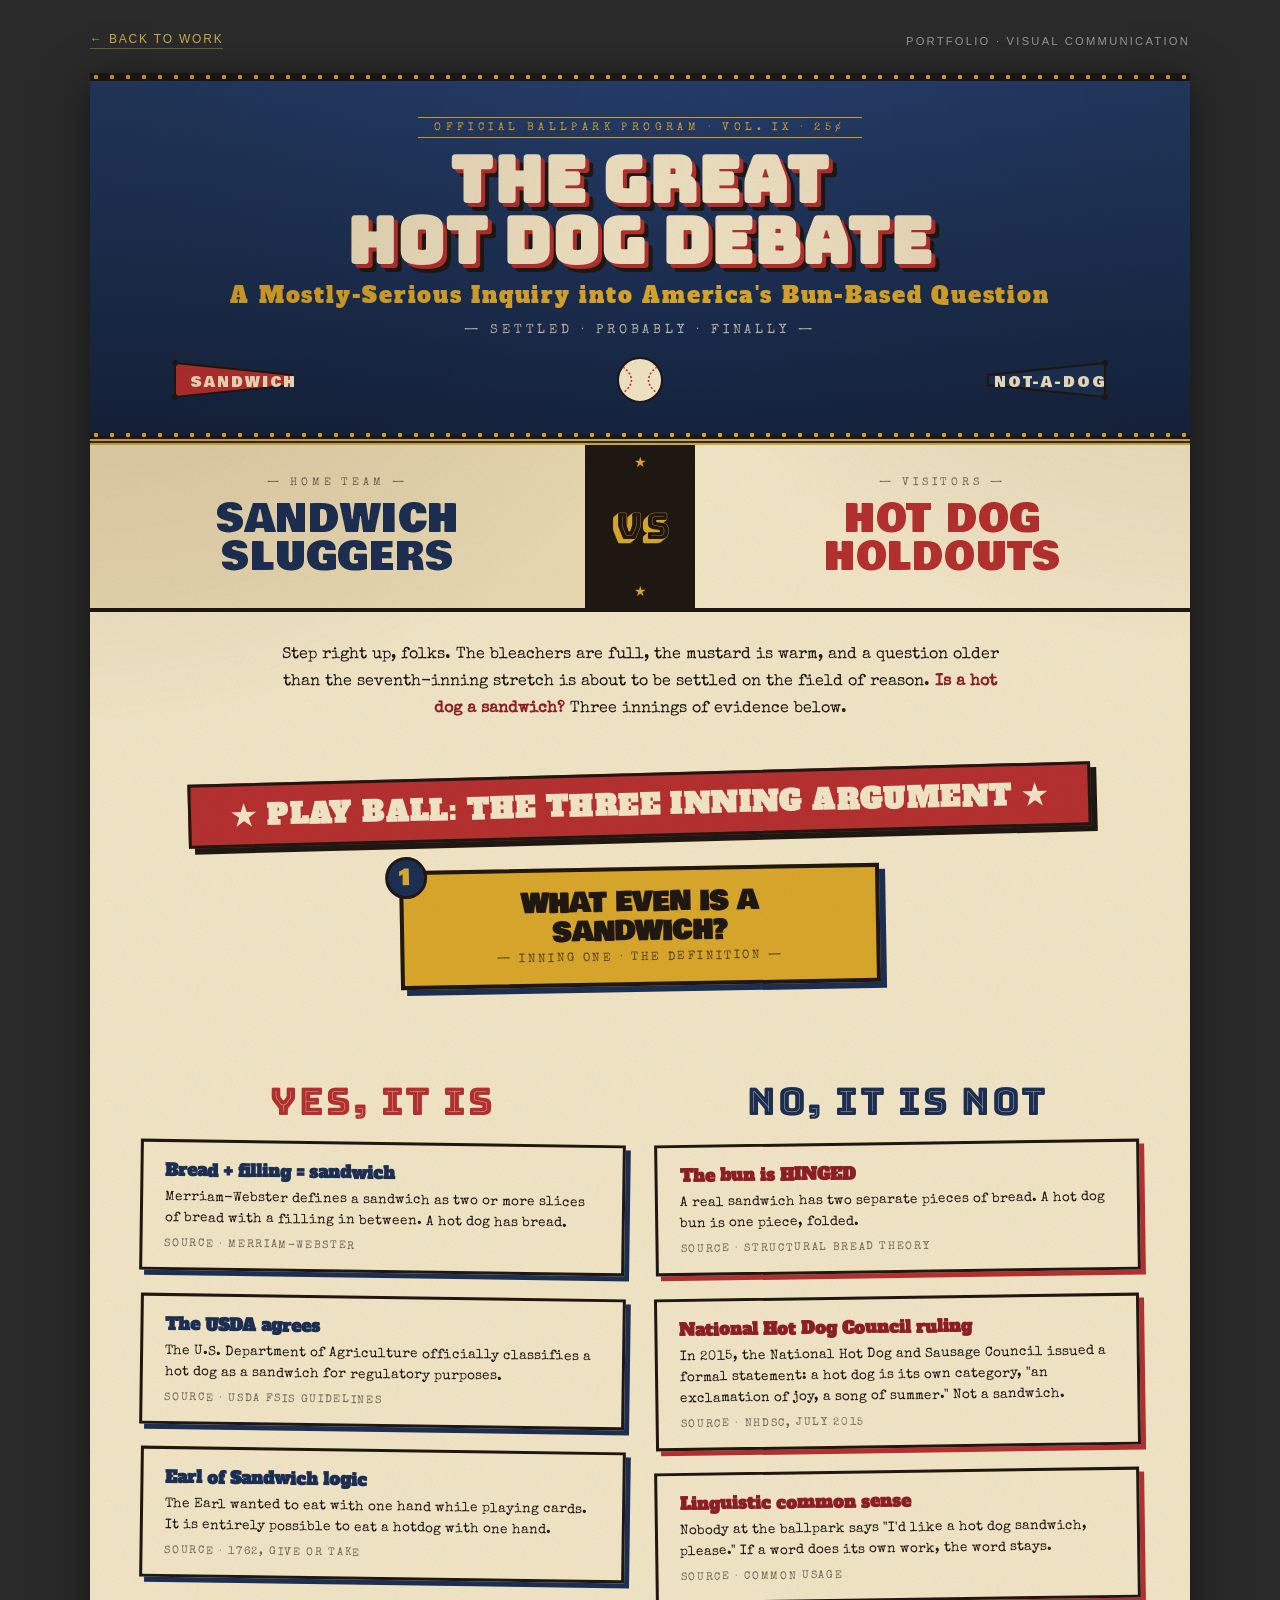
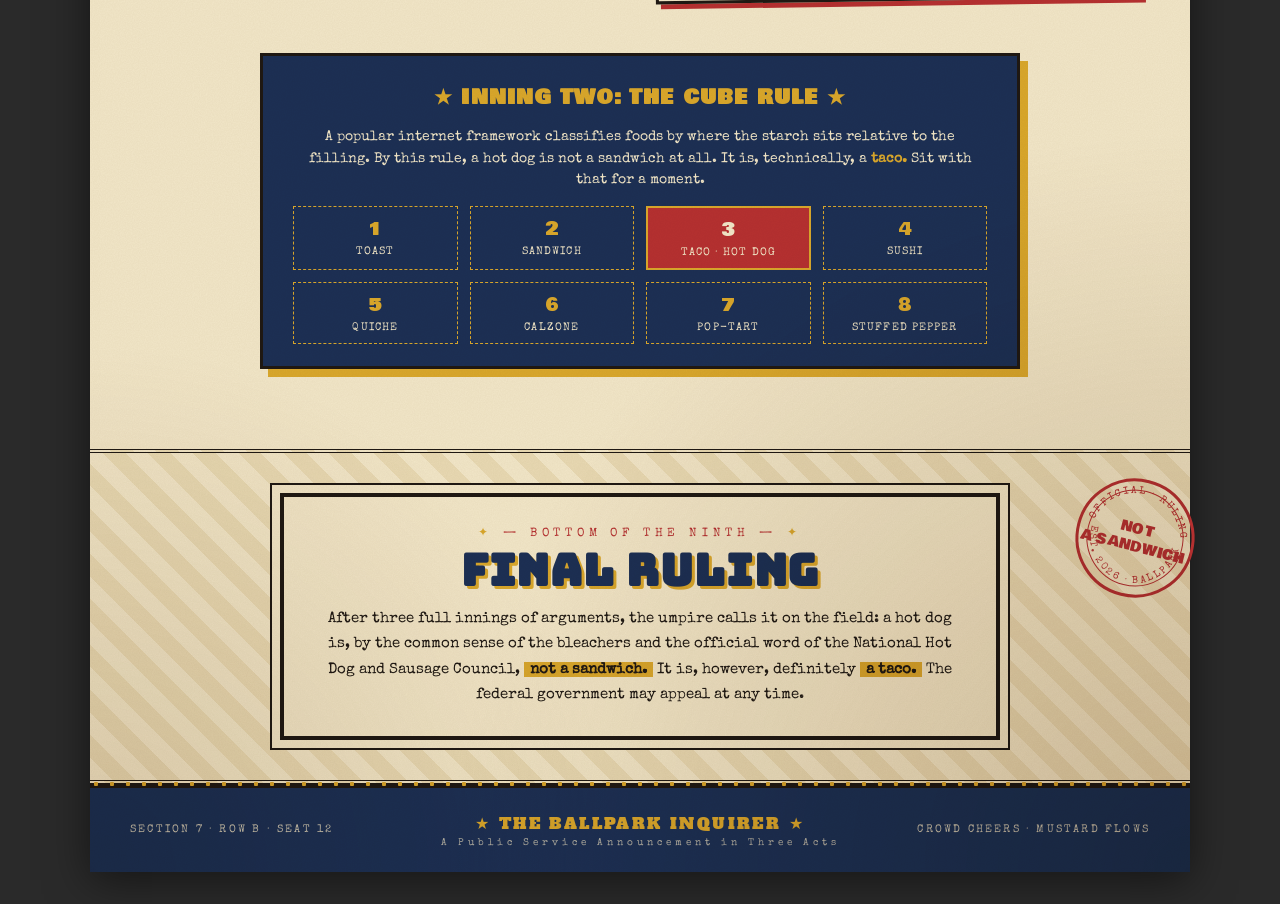
<file: hotdog-infographic.html>
<!DOCTYPE html>
<html lang="en">
<head>
  <meta charset="UTF-8">
  <meta name="viewport" content="width=device-width, initial-scale=1.0">
  <title>Is a Hot Dog a Sandwich? — Kayla Canfield</title>
  <style>
    * { margin: 0; padding: 0; box-sizing: border-box; }
    body {
      background: #2a2a2a;
      display: flex;
      flex-direction: column;
      align-items: center;
      min-height: 100vh;
      padding: 2rem 1rem;
      font-family: sans-serif;
    }
    .back-bar {
      width: 100%;
      max-width: 1100px;
      margin-bottom: 1.5rem;
      display: flex;
      align-items: center;
      justify-content: space-between;
    }
    .back-bar a {
      color: #c8a84b;
      font-family: 'Tenor Sans', 'Trebuchet MS', sans-serif;
      font-size: 0.75rem;
      letter-spacing: 0.15em;
      text-transform: uppercase;
      text-decoration: none;
      border-bottom: 1px solid rgba(200,168,75,0.4);
      padding-bottom: 2px;
      transition: color 0.2s;
    }
    .back-bar a:hover { color: #fff; }
    .back-bar .title-label {
      color: rgba(255,255,255,0.5);
      font-family: 'Tenor Sans', 'Trebuchet MS', sans-serif;
      font-size: 0.7rem;
      letter-spacing: 0.2em;
      text-transform: uppercase;
    }
    .infographic-wrapper {
      width: 100%;
      max-width: 1100px;
      box-shadow: 0 8px 40px rgba(0,0,0,0.5);
    }
  </style>
</head>
<body>
  <div class="back-bar">
    <a href="../pages/work.html">← Back to Work</a>
    <span class="title-label">Portfolio · Visual Communication</span>
  </div>
  <div class="infographic-wrapper">
    <div xmlns="http://www.w3.org/1999/xhtml">

      <style>
        @import url('https://fonts.googleapis.com/css2?family=Alfa+Slab+One&family=Bungee+Inline&family=Bungee+Shade&family=Special+Elite&family=Bowlby+One&family=Kalam:wght@400;700&display=swap');

        .ig {
          width: 1100px;
          font-family: 'Special Elite', monospace;
          color: #1f1812;
          background: #f1e6c8;
          position: relative;
          box-sizing: border-box;
        }
        .ig *, .ig *::before, .ig *::after { box-sizing: border-box; }

        .grain {
          position: absolute;
          inset: 0;
          pointer-events: none;
          z-index: 100;
          background-image: url("data:image/svg+xml;utf8,<svg xmlns='http://www.w3.org/2000/svg' width='200' height='200'><filter id='n'><feTurbulence type='fractalNoise' baseFrequency='0.85' numOctaves='2' stitchTiles='stitch'/><feColorMatrix values='0 0 0 0 0.4  0 0 0 0 0.3  0 0 0 0 0.15  0 0 0 0.4 0'/></filter><rect width='100%' height='100%' filter='url(%23n)' opacity='0.45'/></svg>");
          mix-blend-mode: multiply;
          opacity: 0.5;
        }

        .stains {
          position: absolute;
          inset: 0;
          pointer-events: none;
          z-index: 99;
          background:
            radial-gradient(circle at 0% 0%, rgba(120, 80, 40, 0.25), transparent 25%),
            radial-gradient(circle at 100% 0%, rgba(120, 80, 40, 0.2), transparent 22%),
            radial-gradient(circle at 100% 100%, rgba(120, 80, 40, 0.28), transparent 28%),
            radial-gradient(circle at 0% 100%, rgba(120, 80, 40, 0.18), transparent 20%);
          mix-blend-mode: multiply;
        }

        .ig .header { background: #1c2f54; color: #f1e6c8; border-bottom: 6px double #d9a72b; }
        .ig .scoreboard-frame {
          padding: 36px 50px 30px;
          border-top: 8px solid #1f1812;
          border-bottom: 4px solid #1f1812;
          position: relative;
          background: linear-gradient(180deg, #243e6e 0%, #14223e 100%);
        }
        .ig .bulbs {
          position: absolute; top: -8px; left: 0; right: 0; height: 8px;
          background-image: radial-gradient(circle, #d9a72b 2px, transparent 2.5px);
          background-size: 16px 8px; background-repeat: repeat-x; background-position: center;
        }
        .ig .bulbs.bottom { top: auto; bottom: -4px; }

        .ig .program-tag {
          text-align: center; font-family: 'Special Elite', monospace; font-size: 11px;
          letter-spacing: 0.4em; color: #d9a72b; margin-bottom: 8px; text-transform: uppercase;
        }
        .ig .program-tag span {
          border-top: 1px solid #d9a72b; border-bottom: 1px solid #d9a72b;
          padding: 4px 16px; display: inline-block;
        }
        .ig .main-title {
          text-align: center; font-family: 'Bungee Inline', cursive; font-size: 64px;
          line-height: 0.95; color: #f1e6c8;
          text-shadow: 4px 4px 0 #b53030, 8px 8px 0 #1f1812;
          letter-spacing: 0.02em; margin: 12px 0 8px;
        }
        .ig .subtitle {
          text-align: center; font-family: 'Alfa Slab One', serif; font-size: 22px;
          color: #d9a72b; letter-spacing: 0.08em; margin-bottom: 14px;
        }
        .ig .est-tag {
          text-align: center; font-family: 'Special Elite', monospace; font-size: 13px;
          color: #f1e6c8; opacity: 0.75; letter-spacing: 0.3em;
        }
        .ig .pennant-row {
          display: flex; justify-content: space-between; align-items: center;
          padding: 0 30px; margin-top: 18px;
        }
        .ig .pennant { width: 130px; height: 50px; }

        .ig .matchup {
          display: grid; grid-template-columns: 1fr auto 1fr; gap: 0;
          background: #e8d9b3; border-bottom: 4px solid #1f1812;
        }
        .ig .team-card { padding: 32px 30px; text-align: center; position: relative; }
        .ig .team-card.home { background: #e8d9b3; }
        .ig .team-card.away { background: #f1e6c8; }
        .ig .team-label {
          font-family: 'Special Elite', monospace; font-size: 11px; letter-spacing: 0.35em;
          color: #1f1812; opacity: 0.6; text-transform: uppercase; margin-bottom: 12px;
        }
        .ig .team-name {
          font-family: 'Bowlby One', sans-serif; font-size: 38px; line-height: 1;
          color: #1c2f54; letter-spacing: 0.02em;
        }
        .ig .team-card.away .team-name { color: #b53030; }
        .ig .vs-circle {
          background: #1f1812; color: #d9a72b; width: 110px;
          display: flex; align-items: center; justify-content: center;
          font-family: 'Bungee Shade', cursive; font-size: 36px;
          border-left: 4px solid #1f1812; border-right: 4px solid #1f1812; position: relative;
        }
        .ig .vs-circle::before, .ig .vs-circle::after {
          content: '★'; position: absolute; color: #d9a72b; font-size: 14px;
        }
        .ig .vs-circle::before { top: 8px; left: 50%; transform: translateX(-50%); }
        .ig .vs-circle::after { bottom: 8px; left: 50%; transform: translateX(-50%); }

        .ig .intro { padding: 30px 60px 10px; text-align: center; }
        .ig .intro-text {
          font-family: 'Special Elite', monospace; font-size: 16px; line-height: 1.7;
          color: #1f1812; max-width: 720px; margin: 0 auto;
        }
        .ig .intro-text em { color: #8e1f24; font-style: normal; font-weight: bold; }

        .ig .flowchart-section { padding: 30px 50px 40px; position: relative; }
        .ig .section-banner { text-align: center; margin: 10px 0 30px; }
        .ig .section-banner h2 {
          display: inline-block; font-family: 'Alfa Slab One', serif; font-size: 28px;
          color: #f1e6c8; background: #b53030; padding: 10px 40px; letter-spacing: 0.05em;
          transform: rotate(-1.5deg); box-shadow: 6px 6px 0 #1f1812;
          border: 3px solid #1f1812; text-transform: uppercase; margin: 0;
        }

        .ig .question-box {
          background: #d9a72b; border: 4px solid #1f1812; padding: 18px 30px;
          text-align: center; max-width: 480px; margin: 0 auto; box-shadow: 6px 6px 0 #1c2f54;
          position: relative; z-index: 5; transform: rotate(-1deg);
        }
        .ig .question-box .step-number {
          position: absolute; top: -18px; left: -18px; background: #1c2f54; color: #d9a72b;
          width: 42px; height: 42px; border-radius: 50%;
          display: flex; align-items: center; justify-content: center;
          font-family: 'Bowlby One', sans-serif; font-size: 22px; border: 3px solid #1f1812;
        }
        .ig .question-box h3 {
          font-family: 'Bowlby One', sans-serif; font-size: 26px; color: #1f1812;
          line-height: 1.1; margin: 0;
        }
        .ig .question-box .small {
          font-family: 'Special Elite', monospace; font-size: 12px; color: #1f1812;
          opacity: 0.7; margin-top: 6px; letter-spacing: 0.2em; text-transform: uppercase;
        }

        .ig .branches {
          display: grid; grid-template-columns: 1fr 1fr; gap: 30px; margin-top: 90px;
        }
        .ig .branch-label {
          text-align: center; font-family: 'Bungee Inline', cursive; font-size: 38px;
          margin-bottom: 16px; letter-spacing: 0.05em;
        }
        .ig .branch-yes .branch-label { color: #b53030; }
        .ig .branch-no .branch-label { color: #1c2f54; }

        .ig .branch-card {
          background: #f1e6c8; border: 3px solid #1f1812; padding: 18px 22px;
          margin-bottom: 22px; position: relative; box-shadow: 5px 5px 0 #1c2f54;
        }
        .ig .branch-yes .branch-card { transform: rotate(0.8deg); }
        .ig .branch-no .branch-card { transform: rotate(-0.8deg); box-shadow: 5px 5px 0 #b53030; }

        .ig .branch-card h4 {
          font-family: 'Alfa Slab One', serif; font-size: 17px; color: #1c2f54;
          margin: 0 0 8px; line-height: 1.2;
        }
        .ig .branch-no .branch-card h4 { color: #8e1f24; }
        .ig .branch-card p {
          font-family: 'Special Elite', monospace; font-size: 13.5px; line-height: 1.55;
          color: #1f1812; margin: 0;
        }
        .ig .branch-card .source {
          display: block; margin-top: 8px; font-size: 11px; color: #1f1812; opacity: 0.6;
          letter-spacing: 0.15em; text-transform: uppercase;
        }

        .ig .cube-rule {
          margin: 30px auto 0; background: #1c2f54; color: #f1e6c8;
          padding: 26px 30px 22px; max-width: 760px; border: 3px solid #1f1812;
          box-shadow: 8px 8px 0 #d9a72b; position: relative;
        }
        .ig .cube-rule h3 {
          font-family: 'Bowlby One', sans-serif; font-size: 20px; color: #d9a72b;
          text-align: center; margin: 0 0 14px; letter-spacing: 0.06em;
        }
        .ig .cube-explainer {
          font-family: 'Special Elite', monospace; font-size: 13.5px; line-height: 1.6;
          text-align: center; margin: 0 0 14px;
        }
        .ig .cube-grid {
          display: grid; grid-template-columns: repeat(4, 1fr); gap: 12px; margin-top: 6px;
        }
        .ig .cube-cell { text-align: center; padding: 8px 4px; border: 1px dashed #d9a72b; }
        .ig .cube-num {
          font-family: 'Bowlby One', sans-serif; font-size: 18px; color: #d9a72b; display: block;
        }
        .ig .cube-name {
          font-family: 'Special Elite', monospace; font-size: 11px; letter-spacing: 0.1em;
          color: #f1e6c8; text-transform: uppercase;
        }
        .ig .cube-cell.highlight { background: #b53030; border: 2px solid #d9a72b; }
        .ig .cube-cell.highlight .cube-num,
        .ig .cube-cell.highlight .cube-name { color: #f1e6c8; }

        .ig .ruling {
          background: repeating-linear-gradient(45deg, #f1e6c8 0 16px, #e8d9b3 16px 32px);
          padding: 40px 50px;
          border-top: 4px double #1f1812; border-bottom: 4px double #1f1812;
          margin-top: 40px; position: relative;
        }
        .ig .ruling-stamp {
          background: #f1e6c8; border: 4px solid #1f1812; max-width: 720px; margin: 0 auto;
          padding: 28px 36px; text-align: center; position: relative;
          box-shadow: 0 0 0 8px #f1e6c8, 0 0 0 10px #1f1812;
        }
        .ig .stamp-tag {
          font-family: 'Special Elite', monospace; font-size: 12px; color: #b53030;
          letter-spacing: 0.4em; text-transform: uppercase; margin-bottom: 6px;
        }
        .ig .stamp-tag::before, .ig .stamp-tag::after {
          content: '✦'; margin: 0 10px; color: #d9a72b;
        }
        .ig .ruling h2 {
          font-family: 'Bungee Inline', cursive; font-size: 44px; line-height: 1;
          color: #1c2f54; text-shadow: 3px 3px 0 #d9a72b;
          margin: 8px 0 14px; letter-spacing: 0.02em;
        }
        .ig .ruling-body {
          font-family: 'Special Elite', monospace; font-size: 15px; line-height: 1.7;
          color: #1f1812; margin: 0;
        }
        .ig .ruling-body strong { background: #d9a72b; padding: 0 6px; }
        .ig .official-stamp {
          position: absolute; top: 20px; right: -10px; width: 130px; height: 130px;
          transform: rotate(14deg); z-index: 6;
        }

        .ig .footer {
          background: #1c2f54; color: #f1e6c8; padding: 24px 40px;
          display: grid; grid-template-columns: 1fr auto 1fr; align-items: center;
          gap: 20px; border-top: 4px solid #1f1812; position: relative;
        }
        .ig .footer-left, .ig .footer-right {
          font-family: 'Special Elite', monospace; font-size: 11px;
          letter-spacing: 0.2em; text-transform: uppercase; opacity: 0.8;
        }
        .ig .footer-right { text-align: right; }
        .ig .footer-center {
          font-family: 'Alfa Slab One', serif; font-size: 16px; color: #d9a72b;
          letter-spacing: 0.15em; text-align: center;
        }
        .ig .footer-center span {
          display: block; font-family: 'Special Elite', monospace; font-size: 10px;
          letter-spacing: 0.4em; color: #f1e6c8; opacity: 0.7; margin-top: 4px;
        }
      </style>

      <div class="ig">
        <div class="grain"></div>
        <div class="stains"></div>

        <div class="header">
          <div class="scoreboard-frame">
            <div class="bulbs"></div>
            <div class="program-tag"><span>OFFICIAL BALLPARK PROGRAM · VOL. IX · 25¢</span></div>
            <h1 class="main-title">THE GREAT<br />HOT DOG DEBATE</h1>
            <div class="subtitle">A Mostly-Serious Inquiry into America's Bun-Based Question</div>
            <div class="est-tag">— SETTLED · PROBABLY · FINALLY —</div>

            <div class="pennant-row">
              <svg class="pennant" viewBox="0 0 130 50" xmlns="http://www.w3.org/2000/svg">
                <path d="M 5 8 L 5 42 L 122 30 L 122 20 Z" fill="#b53030" stroke="#1f1812" stroke-width="2"/>
                <text x="20" y="32" font-family="Bowlby One, sans-serif" font-size="14" fill="#f1e6c8" letter-spacing="2">SANDWICH</text>
                <circle cx="5" cy="8" r="3" fill="#1f1812"/>
                <circle cx="5" cy="42" r="3" fill="#1f1812"/>
              </svg>
              <svg width="50" height="50" viewBox="0 0 50 50" xmlns="http://www.w3.org/2000/svg">
                <circle cx="25" cy="25" r="22" fill="#f1e6c8" stroke="#1f1812" stroke-width="2"/>
                <path d="M 8 12 Q 25 25 8 38" fill="none" stroke="#b53030" stroke-width="1.5" stroke-dasharray="2,2"/>
                <path d="M 42 12 Q 25 25 42 38" fill="none" stroke="#b53030" stroke-width="1.5" stroke-dasharray="2,2"/>
              </svg>
              <svg class="pennant" viewBox="0 0 130 50" xmlns="http://www.w3.org/2000/svg" style="transform: scaleX(-1);">
                <path d="M 5 8 L 5 42 L 122 30 L 122 20 Z" fill="#1c2f54" stroke="#1f1812" stroke-width="2"/>
                <text x="14" y="32" font-family="Bowlby One, sans-serif" font-size="14" fill="#f1e6c8" letter-spacing="2" transform="scale(-1,1) translate(-130,0)">NOT-A-DOG</text>
                <circle cx="5" cy="8" r="3" fill="#1f1812"/>
                <circle cx="5" cy="42" r="3" fill="#1f1812"/>
              </svg>
            </div>
            <div class="bulbs bottom"></div>
          </div>
        </div>

        <div class="matchup">
          <div class="team-card home">
            <div class="team-label">— HOME TEAM —</div>
            <div class="team-name">SANDWICH<br />SLUGGERS</div>
          </div>
          <div class="vs-circle">VS</div>
          <div class="team-card away">
            <div class="team-label">— VISITORS —</div>
            <div class="team-name">HOT DOG<br />HOLDOUTS</div>
          </div>
        </div>

        <div class="intro">
          <p class="intro-text">
            Step right up, folks. The bleachers are full, the mustard is warm, and a question
            older than the seventh-inning stretch is about to be settled on the field of
            reason. <em>Is a hot dog a sandwich?</em> Three innings of evidence below.
          </p>
        </div>

        <div class="flowchart-section">
          <div class="section-banner">
            <h2>★ Play Ball: The Three Inning Argument ★</h2>
          </div>

          <div class="question-box">
            <div class="step-number">1</div>
            <h3>WHAT EVEN IS A SANDWICH?</h3>
            <div class="small">— Inning One · The Definition —</div>
          </div>

          <div class="branches">

            <div class="branch branch-yes">
              <div class="branch-label">YES, IT IS</div>

              <div class="branch-card">
                <h4>Bread + filling = sandwich</h4>
                <p>
                  Merriam-Webster defines a sandwich as two or more slices of bread
                  with a filling in between. A hot dog has bread.
                </p>
                <span class="source">Source · Merriam-Webster</span>
              </div>

              <div class="branch-card">
                <h4>The USDA agrees</h4>
                <p>
                  The U.S. Department of Agriculture officially classifies a hot dog as
                  a sandwich for regulatory purposes.
                </p>
                <span class="source">Source · USDA FSIS Guidelines</span>
              </div>

              <div class="branch-card">
                <h4>Earl of Sandwich logic</h4>
                <p>
                  The Earl wanted to eat with one hand while playing cards.
                  It is entirely possible to eat a hotdog with one hand.
                </p>
                <span class="source">Source · 1762, give or take</span>
              </div>
            </div>

            <div class="branch branch-no">
              <div class="branch-label">NO, IT IS NOT</div>

              <div class="branch-card">
                <h4>The bun is HINGED</h4>
                <p>
                  A real sandwich has two separate pieces of bread. A hot dog bun is
                  one piece, folded.
                </p>
                <span class="source">Source · Structural Bread Theory</span>
              </div>

              <div class="branch-card">
                <h4>National Hot Dog Council ruling</h4>
                <p>
                  In 2015, the National Hot Dog and Sausage Council issued a formal
                  statement: a hot dog is its own category, "an exclamation of joy,
                  a song of summer." Not a sandwich.
                </p>
                <span class="source">Source · NHDSC, July 2015</span>
              </div>

              <div class="branch-card">
                <h4>Linguistic common sense</h4>
                <p>
                  Nobody at the ballpark says "I'd like a hot dog sandwich, please."
                  If a word does its own work, the word stays.
                </p>
                <span class="source">Source · Common Usage</span>
              </div>
            </div>

          </div>

          <div class="cube-rule">
            <h3>★ INNING TWO: THE CUBE RULE ★</h3>
            <p class="cube-explainer">
              A popular internet framework classifies foods by where the starch sits
              relative to the filling. By this rule, a hot dog is not a sandwich at all.
              It is, technically, a <strong style="color: #d9a72b;">taco.</strong>
              Sit with that for a moment.
            </p>
            <div class="cube-grid">
              <div class="cube-cell"><span class="cube-num">1</span><span class="cube-name">Toast</span></div>
              <div class="cube-cell"><span class="cube-num">2</span><span class="cube-name">Sandwich</span></div>
              <div class="cube-cell highlight"><span class="cube-num">3</span><span class="cube-name">Taco · Hot Dog</span></div>
              <div class="cube-cell"><span class="cube-num">4</span><span class="cube-name">Sushi</span></div>
              <div class="cube-cell"><span class="cube-num">5</span><span class="cube-name">Quiche</span></div>
              <div class="cube-cell"><span class="cube-num">6</span><span class="cube-name">Calzone</span></div>
              <div class="cube-cell"><span class="cube-num">7</span><span class="cube-name">Pop-Tart</span></div>
              <div class="cube-cell"><span class="cube-num">8</span><span class="cube-name">Stuffed Pepper</span></div>
            </div>
          </div>

        </div>

        <div class="ruling">
          <svg class="official-stamp" viewBox="0 0 130 130" xmlns="http://www.w3.org/2000/svg">
            <circle cx="65" cy="65" r="58" fill="none" stroke="#b53030" stroke-width="3"/>
            <circle cx="65" cy="65" r="48" fill="none" stroke="#b53030" stroke-width="1"/>
            <path id="topcurve" d="M 20 65 A 45 45 0 0 1 110 65" fill="none"/>
            <path id="botcurve" d="M 20 65 A 45 45 0 0 0 110 65" fill="none"/>
            <text font-family="Special Elite, monospace" font-size="10" fill="#b53030" letter-spacing="2">
              <textPath href="#topcurve" startOffset="50%" text-anchor="middle">OFFICIAL · RULING</textPath>
            </text>
            <text font-family="Special Elite, monospace" font-size="10" fill="#b53030" letter-spacing="2">
              <textPath href="#botcurve" startOffset="50%" text-anchor="middle">EST. 2026 · BALLPARK</textPath>
            </text>
            <text x="65" y="60" text-anchor="middle" font-family="Bowlby One, sans-serif" font-size="14" fill="#b53030">NOT</text>
            <text x="65" y="78" text-anchor="middle" font-family="Bowlby One, sans-serif" font-size="14" fill="#b53030">A SANDWICH</text>
          </svg>

          <div class="ruling-stamp">
            <div class="stamp-tag">— BOTTOM OF THE NINTH —</div>
            <h2>FINAL RULING</h2>
            <p class="ruling-body">
              After three full innings of arguments, the umpire calls it on the field:
              a hot dog is, by the common sense of the bleachers and the official word
              of the National Hot Dog and Sausage Council, <strong>not a sandwich.</strong>
              It is, however, definitely <strong>a taco.</strong> The federal government may
              appeal at any time.
            </p>
          </div>
        </div>

        <div class="footer">
          <div class="bulbs"></div>
          <div class="footer-left">Section 7 · Row B · Seat 12</div>
          <div class="footer-center">
            ★ THE BALLPARK INQUIRER ★
            <span>A Public Service Announcement in Three Acts</span>
          </div>
          <div class="footer-right">Crowd Cheers · Mustard Flows</div>
        </div>
      </div>

    </div>
  </div>
</body>
</html>
</file>
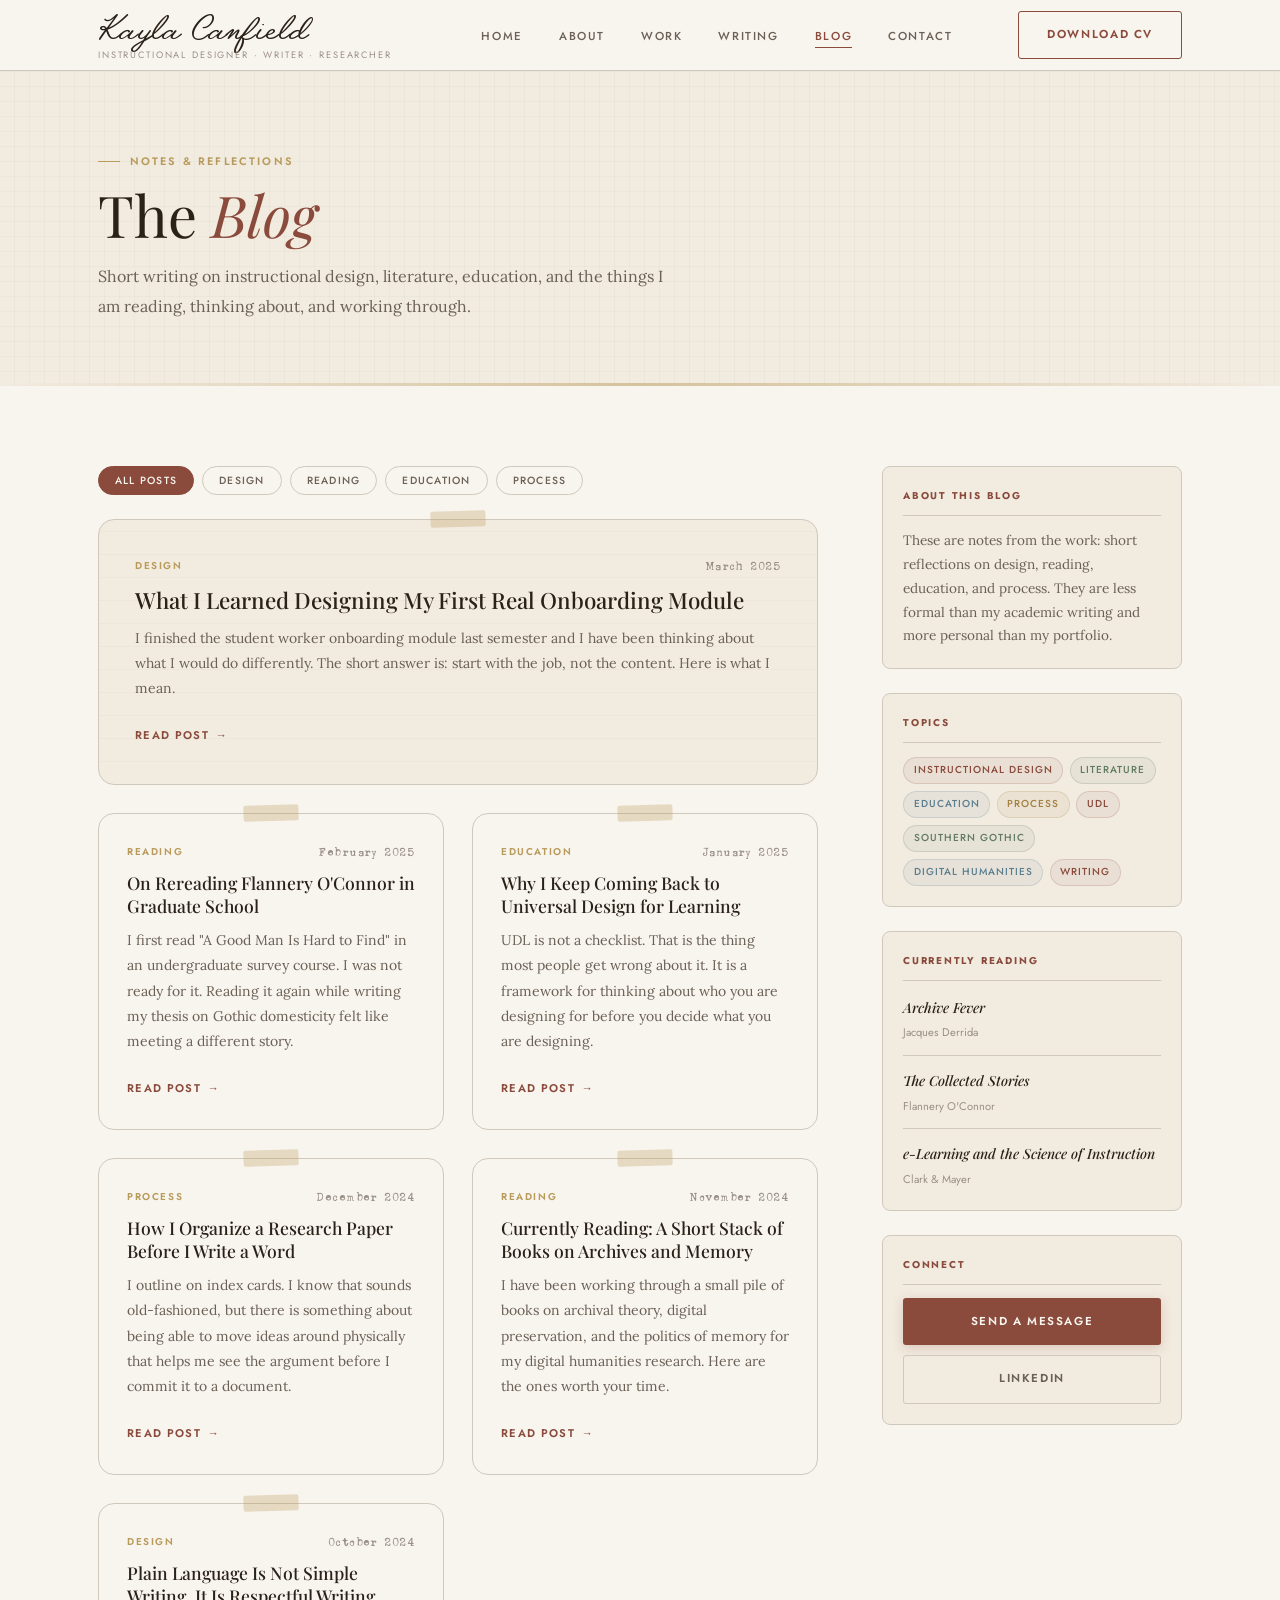
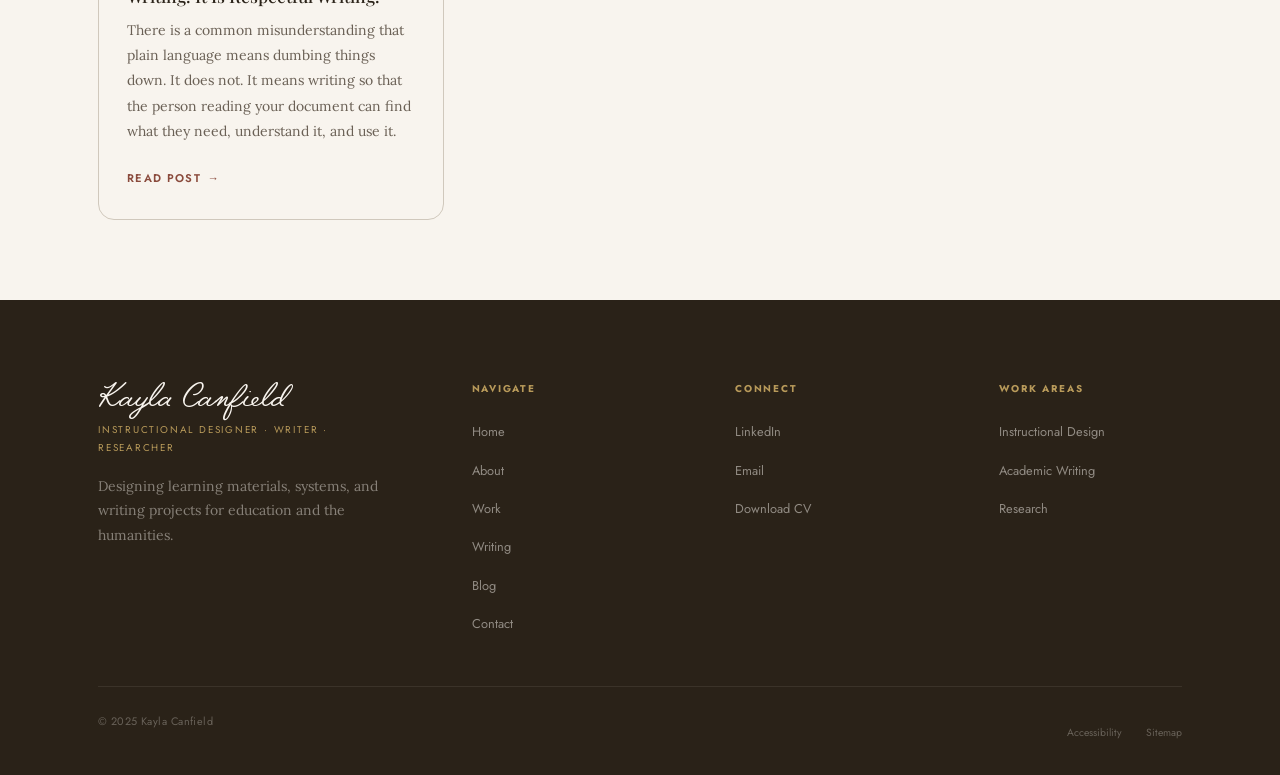
<file: pages/blog.html>
<!DOCTYPE html>
<html lang="en">
<head>
  <meta charset="UTF-8" />
  <meta name="viewport" content="width=device-width, initial-scale=1.0" />
  <title>Blog — Kayla Canfield | Notes on Design, Reading & Education</title>
  <meta name="description" content="Short writing by Kayla Canfield on instructional design, literature, education, and process. Notes from the work." />
  <link rel="preconnect" href="https://fonts.googleapis.com" />
  <link rel="preconnect" href="https://fonts.gstatic.com" crossorigin />
  <link href="https://fonts.googleapis.com/css2?family=Playfair+Display:ital,wght@0,400;0,500;0,600;1,400;1,500&family=Lora:ital,wght@0,400;0,500;0,600;1,400&family=Jost:wght@300;400;500;600&display=swap" rel="stylesheet" />
  <link rel="stylesheet" href="../assets/css/main.css" />
  <link rel="stylesheet" href="../assets/css/blog.css" />
  <meta name="keywords" content="instructional design blog, educational technology writing, design process, reading notes, Kayla Canfield" />
  <meta property="og:title" content="Blog — Kayla Canfield | Notes on Design, Reading & Education" />
  <meta property="og:description" content="Short writing on instructional design, literature, education, and the things Kayla Canfield is reading and working through." />
  <meta property="og:type" content="website" />
  <meta property="og:url" content="https://kaylacanfield.com/blog" />
  <meta property="og:image" content="https://kaylacanfield.com/assets/images/og-image.jpg" />
  <meta property="og:site_name" content="Kayla Canfield" />
  <meta name="twitter:card" content="summary_large_image" />
  <meta name="twitter:title" content="Blog — Kayla Canfield | Notes on Design, Reading & Education" />
  <meta name="twitter:description" content="Short writing on instructional design, literature, education, and the things Kayla Canfield is reading and working through." />
  <meta name="twitter:image" content="https://kaylacanfield.com/assets/images/og-image.jpg" />
  <link rel="canonical" href="https://kaylacanfield.com/blog" />
  <script type="application/ld+json">
  {
    "@context": "https://schema.org",
    "@type": "Blog",
    "name": "Kayla Canfield — Notes & Reflections",
    "url": "https://kaylacanfield.com/blog",
    "author": {
      "@type": "Person",
      "name": "Kayla Canfield",
      "url": "https://kaylacanfield.com",
      "jobTitle": "Instructional Designer",
      "alumniOf": "Mount St. Mary's University",
      "sameAs": ["https://linkedin.com/in/kaylacanfield"]
    }
  }
  </script>
</head>
<body>

<div id="scroll-progress"></div>
<nav class="mobile-nav">
  <a href="../index.html">Home</a><a href="about.html">About</a><a href="work.html">Work</a>
  <a href="writing.html">Writing</a><a href="blog.html">Blog</a><a href="contact.html">Contact</a>
</nav>

<header class="site-header">
  <div class="header-inner">
    <a href="../index.html" class="site-logo">
      <span class="site-logo__name site-logo__name--cursive">Kayla Canfield</span>
      <span class="site-logo__tagline">Instructional Designer &middot; Writer &middot; Researcher</span>
    </a>
    <nav><ul class="site-nav">
      <li><a href="../index.html">Home</a></li><li><a href="about.html">About</a></li>
      <li><a href="work.html">Work</a></li><li><a href="writing.html">Writing</a></li>
      <li><a href="blog.html" class="active">Blog</a></li><li><a href="contact.html">Contact</a></li>
    </ul></nav>
    <div class="header-actions">
      <a href="../assets/Canfield_CV.pdf" class="btn btn-outline" target="_blank">Download CV</a>
      <button class="hamburger" aria-label="Toggle menu"><span></span><span></span><span></span></button>
    </div>
  </div>
</header>

<!-- PAGE HERO -->
<section class="page-hero bg-cream">
  <div class="page-hero__gingham pattern-gingham"></div>
  <div class="container" style="position:relative;z-index:1;">
    <p class="eyebrow reveal">Notes &amp; Reflections</p>
    <h1 class="t-display reveal reveal-delay-1">The <em style="color:var(--c-terracotta);">Blog</em></h1>
    <p class="page-hero__sub reveal reveal-delay-2">Short writing on instructional design, literature, education, and the things I am reading, thinking about, and working through.</p>
  </div>
  <div class="page-hero__tape"></div>
</section>

<!-- BLOG GRID -->
<section class="section">
  <div class="container">
    <div class="blog-layout">

      <!-- Main column -->
      <main class="blog-main">
        <div class="filter-tabs reveal">
          <button class="filter-tab active" data-filter="all">All Posts</button>
          <button class="filter-tab" data-filter="design">Design</button>
          <button class="filter-tab" data-filter="reading">Reading</button>
          <button class="filter-tab" data-filter="education">Education</button>
          <button class="filter-tab" data-filter="process">Process</button>
        </div>

        <div class="blog-grid">

          <article class="blog-card blog-card--featured reveal" data-category="design">
            <div class="blog-card__tape"></div>
            <div class="blog-card__body">
              <div class="blog-card__meta">
                <span class="blog-card__cat">Design</span>
                <span class="blog-card__date">March 2025</span>
              </div>
              <h2 class="blog-card__title">What I Learned Designing My First Real Onboarding Module</h2>
              <p class="blog-card__excerpt">
                I finished the student worker onboarding module last semester and I have been thinking about what I would do differently. The short answer is: start with the job, not the content. Here is what I mean.
              </p>
              <a href="#" class="link-arrow">Read Post</a>
            </div>
          </article>

          <article class="blog-card reveal reveal-delay-1" data-category="reading">
            <div class="blog-card__tape"></div>
            <div class="blog-card__body">
              <div class="blog-card__meta">
                <span class="blog-card__cat">Reading</span>
                <span class="blog-card__date">February 2025</span>
              </div>
              <h2 class="blog-card__title">On Rereading Flannery O'Connor in Graduate School</h2>
              <p class="blog-card__excerpt">
                I first read "A Good Man Is Hard to Find" in an undergraduate survey course. I was not ready for it. Reading it again while writing my thesis on Gothic domesticity felt like meeting a different story.
              </p>
              <a href="#" class="link-arrow">Read Post</a>
            </div>
          </article>

          <article class="blog-card reveal reveal-delay-2" data-category="education">
            <div class="blog-card__tape"></div>
            <div class="blog-card__body">
              <div class="blog-card__meta">
                <span class="blog-card__cat">Education</span>
                <span class="blog-card__date">January 2025</span>
              </div>
              <h2 class="blog-card__title">Why I Keep Coming Back to Universal Design for Learning</h2>
              <p class="blog-card__excerpt">
                UDL is not a checklist. That is the thing most people get wrong about it. It is a framework for thinking about who you are designing for before you decide what you are designing.
              </p>
              <a href="#" class="link-arrow">Read Post</a>
            </div>
          </article>

          <article class="blog-card reveal" data-category="process">
            <div class="blog-card__tape"></div>
            <div class="blog-card__body">
              <div class="blog-card__meta">
                <span class="blog-card__cat">Process</span>
                <span class="blog-card__date">December 2024</span>
              </div>
              <h2 class="blog-card__title">How I Organize a Research Paper Before I Write a Word</h2>
              <p class="blog-card__excerpt">
                I outline on index cards. I know that sounds old-fashioned, but there is something about being able to move ideas around physically that helps me see the argument before I commit it to a document.
              </p>
              <a href="#" class="link-arrow">Read Post</a>
            </div>
          </article>

          <article class="blog-card reveal reveal-delay-1" data-category="reading">
            <div class="blog-card__tape"></div>
            <div class="blog-card__body">
              <div class="blog-card__meta">
                <span class="blog-card__cat">Reading</span>
                <span class="blog-card__date">November 2024</span>
              </div>
              <h2 class="blog-card__title">Currently Reading: A Short Stack of Books on Archives and Memory</h2>
              <p class="blog-card__excerpt">
                I have been working through a small pile of books on archival theory, digital preservation, and the politics of memory for my digital humanities research. Here are the ones worth your time.
              </p>
              <a href="#" class="link-arrow">Read Post</a>
            </div>
          </article>

          <article class="blog-card reveal reveal-delay-2" data-category="design">
            <div class="blog-card__tape"></div>
            <div class="blog-card__body">
              <div class="blog-card__meta">
                <span class="blog-card__cat">Design</span>
                <span class="blog-card__date">October 2024</span>
              </div>
              <h2 class="blog-card__title">Plain Language Is Not Simple Writing. It Is Respectful Writing.</h2>
              <p class="blog-card__excerpt">
                There is a common misunderstanding that plain language means dumbing things down. It does not. It means writing so that the person reading your document can find what they need, understand it, and use it.
              </p>
              <a href="#" class="link-arrow">Read Post</a>
            </div>
          </article>

        </div>
      </main>

      <!-- Sidebar -->
      <aside class="blog-sidebar reveal reveal-delay-2">
        <div class="blog-sidebar-widget">
          <div class="blog-sidebar-widget__title">About This Blog</div>
          <p class="blog-sidebar-widget__text">
            These are notes from the work: short reflections on design, reading, education, and process. They are less formal than my academic writing and more personal than my portfolio.
          </p>
        </div>

        <div class="blog-sidebar-widget">
          <div class="blog-sidebar-widget__title">Topics</div>
          <div class="tag-row">
            <span class="tag">Instructional Design</span>
            <span class="tag tag--sage">Literature</span>
            <span class="tag tag--blue">Education</span>
            <span class="tag tag--gold">Process</span>
            <span class="tag">UDL</span>
            <span class="tag tag--sage">Southern Gothic</span>
            <span class="tag tag--blue">Digital Humanities</span>
            <span class="tag">Writing</span>
          </div>
        </div>

        <div class="blog-sidebar-widget">
          <div class="blog-sidebar-widget__title">Currently Reading</div>
          <ul class="blog-reading-list">
            <li>
              <span class="blog-reading-list__title">Archive Fever</span>
              <span class="blog-reading-list__author">Jacques Derrida</span>
            </li>
            <li>
              <span class="blog-reading-list__title">The Collected Stories</span>
              <span class="blog-reading-list__author">Flannery O'Connor</span>
            </li>
            <li>
              <span class="blog-reading-list__title">e-Learning and the Science of Instruction</span>
              <span class="blog-reading-list__author">Clark &amp; Mayer</span>
            </li>
          </ul>
        </div>

        <div class="blog-sidebar-widget">
          <div class="blog-sidebar-widget__title">Connect</div>
          <div style="display:flex;flex-direction:column;gap:0.6rem;">
            <a href="contact.html" class="btn btn-primary" style="justify-content:center;">Send a Message</a>
            <a href="https://linkedin.com/in/kaylacanfield" class="btn btn-ghost" style="justify-content:center;" target="_blank" rel="noopener">LinkedIn</a>
          </div>
        </div>
      </aside>
    </div>
  </div>
</section>

<!-- FOOTER -->
<footer class="site-footer">
  <div class="footer-inner">
    <div class="footer-top">
      <div class="footer-brand">
        <div class="footer-brand__name">Kayla Canfield</div>
        <div class="footer-brand__tagline">Instructional Designer &middot; Writer &middot; Researcher</div>
        <p class="footer-brand__desc">Designing learning materials, systems, and writing projects for education and the humanities.</p>
      </div>
      <div class="footer-col"><div class="footer-col__title">Navigate</div>
        <ul class="footer-links">
          <li><a href="../index.html">Home</a></li><li><a href="about.html">About</a></li>
          <li><a href="work.html">Work</a></li><li><a href="writing.html">Writing</a></li>
          <li><a href="blog.html">Blog</a></li><li><a href="contact.html">Contact</a></li>
        </ul>
      </div>
      <div class="footer-col"><div class="footer-col__title">Connect</div>
        <ul class="footer-links">
          <li><a href="https://linkedin.com/in/kaylacanfield" target="_blank" rel="noopener">LinkedIn</a></li>
          <li><a href="mailto:k.m.canfield@msmary.edu">Email</a></li>
          <li><a href="../assets/Canfield_CV.pdf" target="_blank">Download CV</a></li>
        </ul>
      </div>
      <div class="footer-col"><div class="footer-col__title">Work Areas</div>
        <ul class="footer-links">
          <li><a href="work.html">Instructional Design</a></li>
          <li><a href="writing.html">Academic Writing</a></li>
          <li><a href="writing.html">Research</a></li>
        </ul>
      </div>
    </div>
    <div class="footer-bottom">
      <p class="footer-copy">&copy; 2025 Kayla Canfield</p>
      <ul class="footer-bottom-links"><li><a href="#">Accessibility</a></li><li><a href="#">Sitemap</a></li></ul>
    </div>
  </div>
</footer>

<button id="back-to-top" aria-label="Back to top" style="position:fixed;bottom:2rem;right:2rem;width:44px;height:44px;border-radius:50%;background:var(--c-terracotta);color:var(--c-warm-white);border:none;cursor:pointer;font-size:1.1rem;box-shadow:var(--shadow-md);opacity:0;transition:opacity 0.3s;z-index:100;">&#x2191;</button>
<script src="../assets/js/main.js"></script>
<script>
  const btt = document.getElementById('back-to-top');
  window.addEventListener('scroll', () => { btt.style.opacity = window.scrollY > 400 ? '1' : '0'; btt.style.pointerEvents = window.scrollY > 400 ? 'all' : 'none'; });
  btt.addEventListener('click', () => window.scrollTo({top:0,behavior:'smooth'}));
</script>
</body>
</html>
</file>
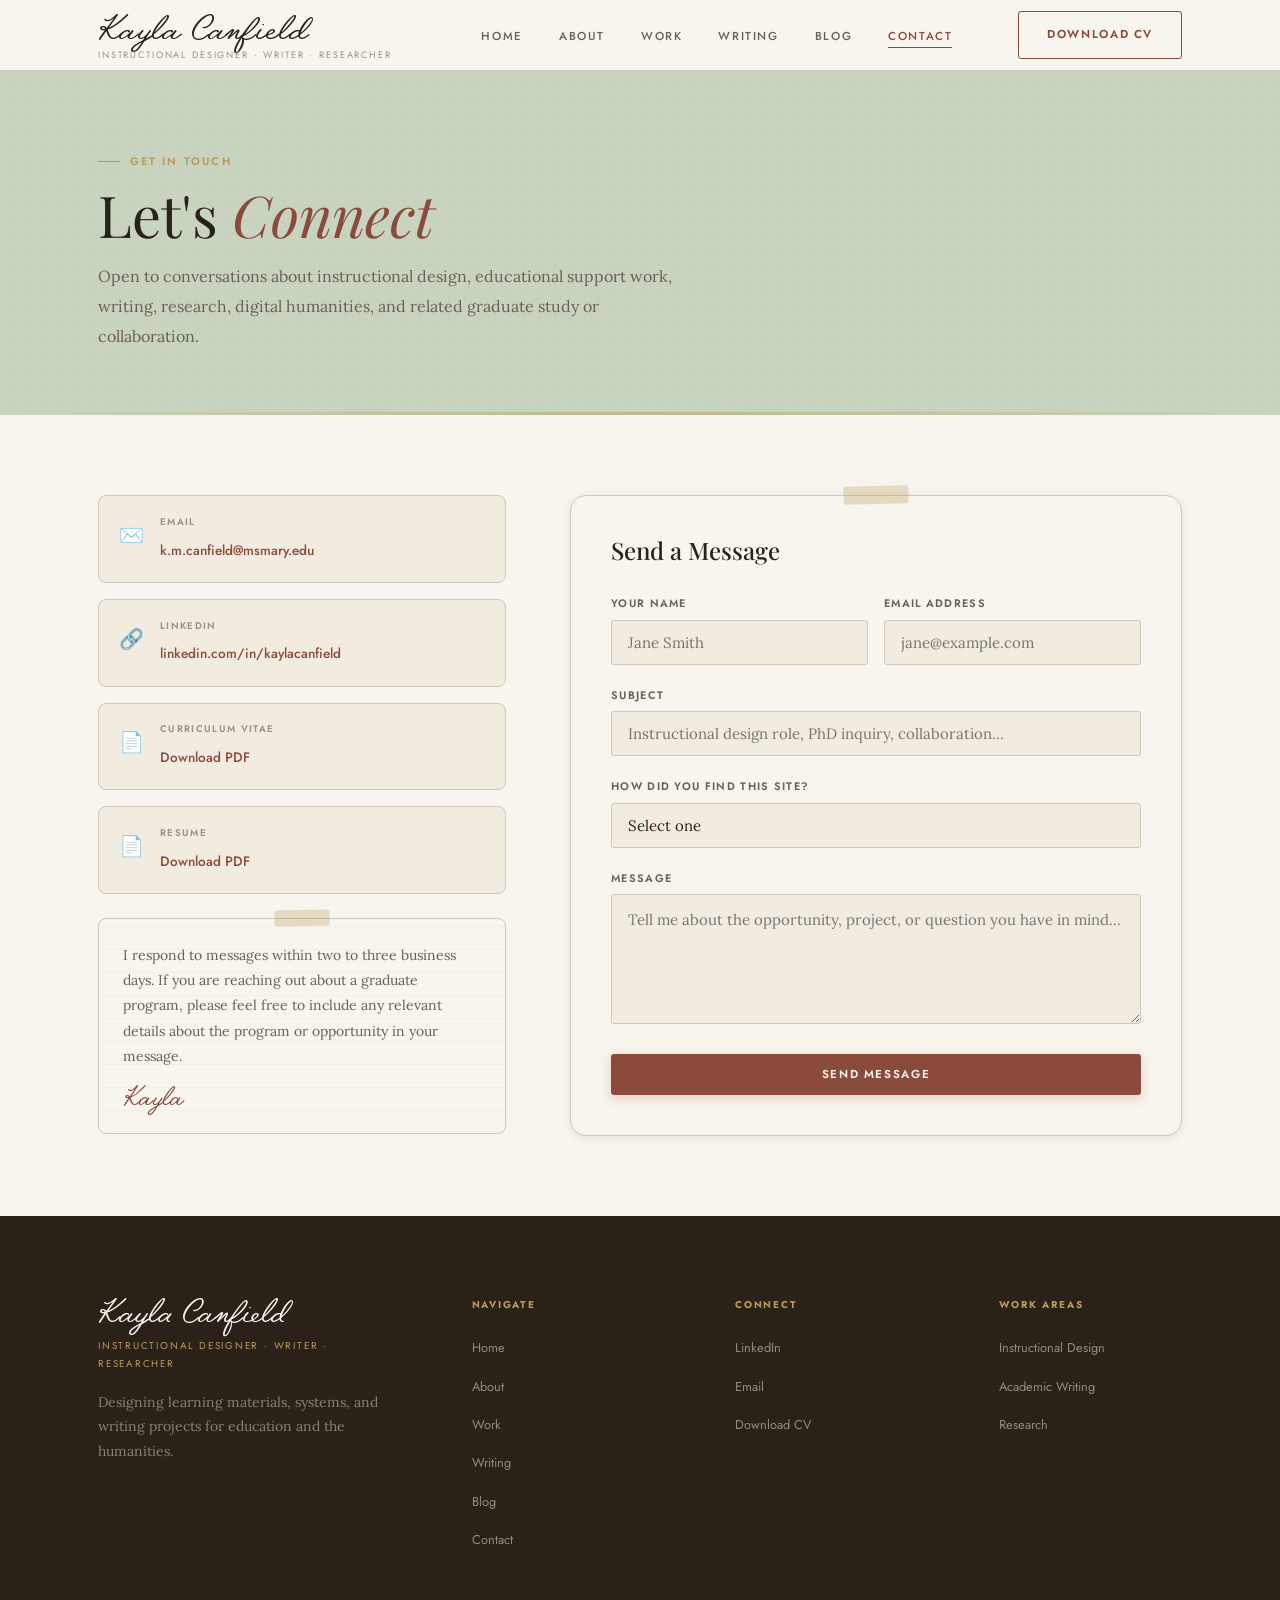
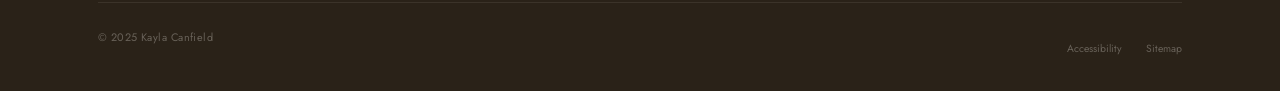
<file: pages/contact.html>
<!DOCTYPE html>
<html lang="en">
<head>
  <meta charset="UTF-8" />
  <meta name="viewport" content="width=device-width, initial-scale=1.0" />
  <title>Contact — Kayla Canfield | Get In Touch</title>
  <meta name="description" content="Contact Kayla Canfield — instructional designer, writer, and researcher. Available for instructional design roles, writing projects, and doctoral program inquiries." />
  <link rel="preconnect" href="https://fonts.googleapis.com" />
  <link rel="preconnect" href="https://fonts.gstatic.com" crossorigin />
  <link href="https://fonts.googleapis.com/css2?family=Playfair+Display:ital,wght@0,400;0,500;0,600;1,400;1,500&family=Lora:ital,wght@0,400;0,500;0,600;1,400&family=Jost:wght@300;400;500;600&display=swap" rel="stylesheet" />
  <link rel="stylesheet" href="../assets/css/main.css" />
  <link rel="stylesheet" href="../assets/css/contact.css" />
  <meta name="keywords" content="contact Kayla Canfield, instructional designer for hire, hire instructional designer, ID portfolio contact" />
  <meta property="og:title" content="Contact Kayla Canfield — Instructional Designer & Writer" />
  <meta property="og:description" content="Get in touch with Kayla Canfield for instructional design roles, writing projects, and doctoral program inquiries." />
  <meta property="og:type" content="website" />
  <meta property="og:url" content="https://kaylacanfield.com/contact" />
  <meta property="og:image" content="https://kaylacanfield.com/assets/images/og-image.jpg" />
  <meta property="og:site_name" content="Kayla Canfield" />
  <meta name="twitter:card" content="summary_large_image" />
  <meta name="twitter:title" content="Contact Kayla Canfield — Instructional Designer & Writer" />
  <meta name="twitter:description" content="Get in touch with Kayla Canfield for instructional design roles, writing projects, and doctoral program inquiries." />
  <meta name="twitter:image" content="https://kaylacanfield.com/assets/images/og-image.jpg" />
  <link rel="canonical" href="https://kaylacanfield.com/contact" />
  <script type="application/ld+json">
  {
    "@context": "https://schema.org",
    "@type": "ContactPage",
    "name": "Contact Kayla Canfield",
    "url": "https://kaylacanfield.com/contact",
    "author": {
      "@type": "Person",
      "name": "Kayla Canfield",
      "url": "https://kaylacanfield.com",
      "jobTitle": "Instructional Designer",
      "alumniOf": "Mount St. Mary's University",
      "sameAs": ["https://linkedin.com/in/kaylacanfield"]
    }
  }
  </script>
</head>
<body>

<div id="scroll-progress"></div>
<nav class="mobile-nav">
  <a href="../index.html">Home</a><a href="about.html">About</a><a href="work.html">Work</a>
  <a href="writing.html">Writing</a><a href="blog.html">Blog</a><a href="contact.html">Contact</a>
</nav>

<header class="site-header">
  <div class="header-inner">
    <a href="../index.html" class="site-logo">
      <span class="site-logo__name site-logo__name--cursive">Kayla Canfield</span>
      <span class="site-logo__tagline">Instructional Designer &middot; Writer &middot; Researcher</span>
    </a>
    <nav><ul class="site-nav">
      <li><a href="../index.html">Home</a></li><li><a href="about.html">About</a></li>
      <li><a href="work.html">Work</a></li><li><a href="writing.html">Writing</a></li>
      <li><a href="blog.html">Blog</a></li><li><a href="contact.html" class="active">Contact</a></li>
    </ul></nav>
    <div class="header-actions">
      <a href="../assets/Canfield_CV.pdf" class="btn btn-outline" target="_blank">Download CV</a>
      <button class="hamburger" aria-label="Toggle menu"><span></span><span></span><span></span></button>
    </div>
  </div>
</header>

<!-- PAGE HERO -->
<section class="page-hero bg-sage-light">
  <div class="page-hero__gingham pattern-gingham"></div>
  <div class="container" style="position:relative;z-index:1;">
    <p class="eyebrow reveal">Get in Touch</p>
    <h1 class="t-display reveal reveal-delay-1">Let's <em style="color:var(--c-terracotta);">Connect</em></h1>
    <p class="page-hero__sub reveal reveal-delay-2">Open to conversations about instructional design, educational support work, writing, research, digital humanities, and related graduate study or collaboration.</p>
  </div>
  <div class="page-hero__tape"></div>
</section>

<!-- CONTACT SECTION -->
<section class="section">
  <div class="container">
    <div class="contact-grid">

      <!-- Left: Info cards -->
      <div class="contact-info reveal">
        <div class="contact-info-card">
          <div class="contact-info-card__icon">&#x2709;&#xFE0F;</div>
          <div>
            <div class="contact-info-card__label">Email</div>
            <a href="mailto:k.m.canfield@msmary.edu" class="contact-info-card__value">k.m.canfield@msmary.edu</a>
          </div>
        </div>
        <div class="contact-info-card">
          <div class="contact-info-card__icon">&#x1F517;</div>
          <div>
            <div class="contact-info-card__label">LinkedIn</div>
            <a href="https://linkedin.com/in/kaylacanfield" target="_blank" rel="noopener" class="contact-info-card__value">linkedin.com/in/kaylacanfield</a>
          </div>
        </div>
        <div class="contact-info-card">
          <div class="contact-info-card__icon">&#x1F4C4;</div>
          <div>
            <div class="contact-info-card__label">Curriculum Vitae</div>
            <a href="../assets/Canfield_CV.pdf" target="_blank" class="contact-info-card__value">Download PDF</a>
          </div>
        </div>
        <div class="contact-info-card">
          <div class="contact-info-card__icon">&#x1F4C4;</div>
          <div>
            <div class="contact-info-card__label">Resume</div>
            <a href="../assets/Canfield_Resume.pdf" target="_blank" class="contact-info-card__value">Download PDF</a>
          </div>
        </div>

        <div class="contact-note">
          <div class="contact-note__tape"></div>
          <p class="contact-note__text">
            I respond to messages within two to three business days. If you are reaching out about a graduate program, please feel free to include any relevant details about the program or opportunity in your message.
          </p>
          <div class="contact-note__sig t-signature">Kayla</div>
        </div>
      </div>

      <!-- Right: Form -->
      <div class="contact-form-wrap reveal reveal-delay-1">
        <div class="contact-form-card">
          <div class="contact-form-card__tape"></div>
          <h2 class="contact-form-card__title">Send a Message</h2>
          <form id="contact-form" novalidate>
            <div class="form-row">
              <div class="form-group">
                <label class="form-label" for="name">Your Name</label>
                <input class="form-input" type="text" id="name" name="name" placeholder="Jane Smith" required />
              </div>
              <div class="form-group">
                <label class="form-label" for="email">Email Address</label>
                <input class="form-input" type="email" id="email" name="email" placeholder="jane@example.com" required />
              </div>
            </div>
            <div class="form-group">
              <label class="form-label" for="subject">Subject</label>
              <input class="form-input" type="text" id="subject" name="subject" placeholder="Instructional design role, PhD inquiry, collaboration..." required />
            </div>
            <div class="form-group">
              <label class="form-label" for="context">How did you find this site?</label>
              <select class="form-select" id="context" name="context">
                <option value="">Select one</option>
                <option>LinkedIn</option>
                <option>Google Search</option>
                <option>Referral</option>
                <option>Other</option>
              </select>
            </div>
            <div class="form-group">
              <label class="form-label" for="message">Message</label>
              <textarea class="form-textarea" id="message" name="message" placeholder="Tell me about the opportunity, project, or question you have in mind..." required></textarea>
            </div>
            <button type="submit" class="btn btn-primary" style="width:100%;justify-content:center;">Send Message</button>
          </form>
        </div>
      </div>
    </div>
  </div>
</section>

<!-- FOOTER -->
<footer class="site-footer">
  <div class="footer-inner">
    <div class="footer-top">
      <div class="footer-brand">
        <div class="footer-brand__name">Kayla Canfield</div>
        <div class="footer-brand__tagline">Instructional Designer &middot; Writer &middot; Researcher</div>
        <p class="footer-brand__desc">Designing learning materials, systems, and writing projects for education and the humanities.</p>
      </div>
      <div class="footer-col"><div class="footer-col__title">Navigate</div>
        <ul class="footer-links">
          <li><a href="../index.html">Home</a></li><li><a href="about.html">About</a></li>
          <li><a href="work.html">Work</a></li><li><a href="writing.html">Writing</a></li>
          <li><a href="blog.html">Blog</a></li><li><a href="contact.html">Contact</a></li>
        </ul>
      </div>
      <div class="footer-col"><div class="footer-col__title">Connect</div>
        <ul class="footer-links">
          <li><a href="https://linkedin.com/in/kaylacanfield" target="_blank" rel="noopener">LinkedIn</a></li>
          <li><a href="mailto:k.m.canfield@msmary.edu">Email</a></li>
          <li><a href="../assets/Canfield_CV.pdf" target="_blank">Download CV</a></li>
        </ul>
      </div>
      <div class="footer-col"><div class="footer-col__title">Work Areas</div>
        <ul class="footer-links">
          <li><a href="work.html">Instructional Design</a></li>
          <li><a href="writing.html">Academic Writing</a></li>
          <li><a href="writing.html">Research</a></li>
        </ul>
      </div>
    </div>
    <div class="footer-bottom">
      <p class="footer-copy">&copy; 2025 Kayla Canfield</p>
      <ul class="footer-bottom-links"><li><a href="#">Accessibility</a></li><li><a href="#">Sitemap</a></li></ul>
    </div>
  </div>
</footer>

<button id="back-to-top" aria-label="Back to top" style="position:fixed;bottom:2rem;right:2rem;width:44px;height:44px;border-radius:50%;background:var(--c-terracotta);color:var(--c-warm-white);border:none;cursor:pointer;font-size:1.1rem;box-shadow:var(--shadow-md);opacity:0;transition:opacity 0.3s;z-index:100;">&#x2191;</button>
<script src="../assets/js/main.js"></script>
<script>
  const btt = document.getElementById('back-to-top');
  window.addEventListener('scroll', () => { btt.style.opacity = window.scrollY > 400 ? '1' : '0'; btt.style.pointerEvents = window.scrollY > 400 ? 'all' : 'none'; });
  btt.addEventListener('click', () => window.scrollTo({top:0,behavior:'smooth'}));
</script>
</body>
</html>
</file>
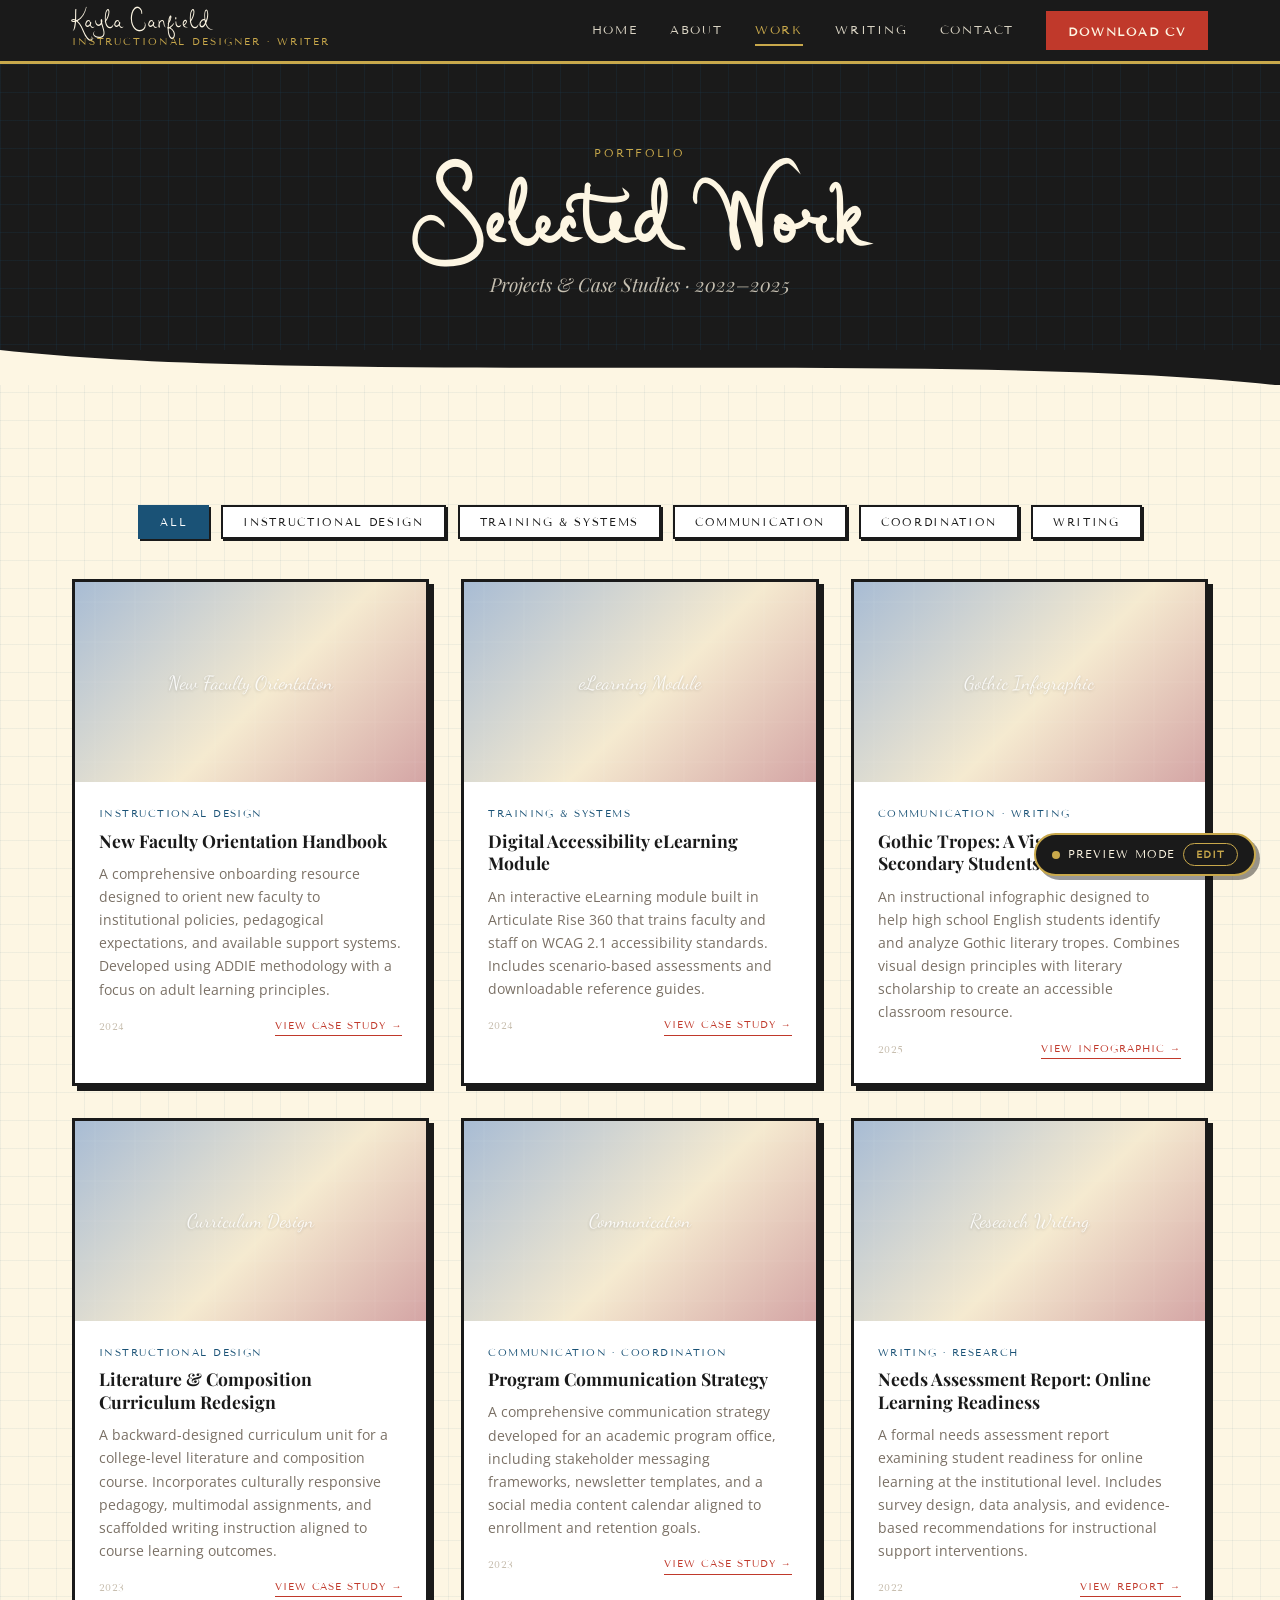
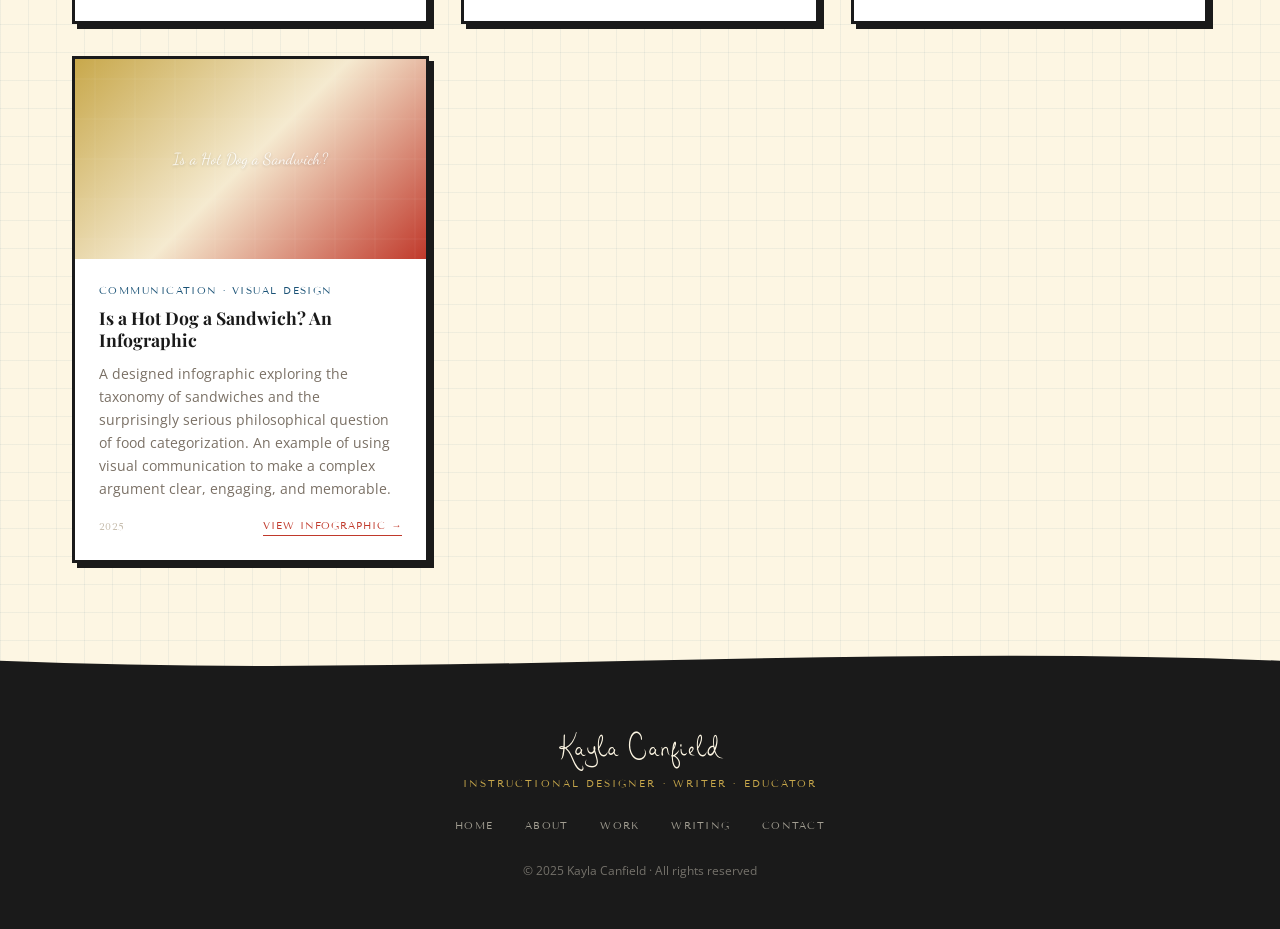
<file: pages/work.html>
<!DOCTYPE html>
<html lang="en">
<head>
<meta charset="UTF-8">
<meta name="viewport" content="width=device-width, initial-scale=1.0">
<title>Work — Kayla Canfield</title>
<link rel="preconnect" href="https://fonts.googleapis.com">
<link href="https://fonts.googleapis.com/css2?family=Playfair+Display:ital,wght@0,400;0,700;1,400&family=Open+Sans:wght@400;500;600&family=Tenor+Sans&family=Caveat:wght@400;600;700&family=Dancing+Script:wght@600;700&display=swap" rel="stylesheet">
<style>
@font-face{font-family:'Birdhouse';src:url('../assets/fonts/Birdhouse.otf') format('opentype');font-display:swap;}
@font-face{font-family:'Gerald & Margaret';src:url('../assets/fonts/GeraldandMargaret.otf') format('opentype');font-display:swap;}
:root{--kc-cream:#fdf6e3;--kc-parchment:#f5ead0;--kc-cobalt:#1a5276;--kc-red:#c0392b;--kc-gold:#c8a84b;--kc-gold-light:#f0d080;--kc-ink:#1a1a1a;--kc-sage:#8fad8f;--kc-dusty-rose:#d4a5a5;--kc-dusty-blue:#a8bcd4;--kc-gray-dark:#3a3530;--kc-gray-mid:#7a7065;--kc-gray-light:#c8bfb0;--kc-border:#e0d5c0;--font-display:'Birdhouse','Bebas Neue',Impact,sans-serif;--font-script:'Gerald & Margaret','Dancing Script',Caveat,cursive;--font-heading:'Playfair Display',Georgia,serif;--font-body:'Open Sans','Helvetica Neue',Arial,sans-serif;--font-accent:'Tenor Sans','Trebuchet MS',sans-serif;--shadow-sm:3px 3px 0 var(--kc-ink);}
*,*::before,*::after{box-sizing:border-box;margin:0;padding:0;}
html{scroll-behavior:smooth;}
body{font-family:var(--font-body);line-height:1.75;color:var(--kc-gray-dark);background-color:var(--kc-cream);background-image:linear-gradient(rgba(26,82,118,0.06) 1px,transparent 1px),linear-gradient(90deg,rgba(26,82,118,0.06) 1px,transparent 1px);background-size:28px 28px;-webkit-font-smoothing:antialiased;}
img{max-width:100%;height:auto;display:block;}
a{color:var(--kc-cobalt);text-decoration:none;transition:color 0.2s;}
a:hover{color:var(--kc-red);}
.kc-container{max-width:1200px;margin:0 auto;padding:0 2rem;}
.kc-section{padding:5rem 0;}
.site-nav{position:fixed;top:0;left:0;right:0;z-index:100;background:var(--kc-ink);border-bottom:3px solid var(--kc-gold);height:64px;display:flex;align-items:center;}
.site-nav__inner{max-width:1200px;margin:0 auto;padding:0 2rem;display:flex;align-items:center;justify-content:space-between;width:100%;}
.site-nav__brand{display:flex;flex-direction:column;}
.site-nav__brand-name{font-family:'Gerald & Margaret','Dancing Script',cursive;font-size:1.4rem;letter-spacing:0.04em;color:var(--kc-cream);line-height:1;font-weight:normal;}
.site-nav__brand-tagline{font-family:var(--font-accent);font-size:0.65rem;letter-spacing:0.18em;color:var(--kc-gold);text-transform:uppercase;}
.site-nav__links{display:flex;align-items:center;gap:2rem;}
.site-nav__links a{font-family:var(--font-accent);font-size:0.75rem;letter-spacing:0.15em;text-transform:uppercase;color:rgba(253,246,227,0.85);padding:0.25rem 0;border-bottom:2px solid transparent;transition:all 0.2s;}
.site-nav__links a:hover,.site-nav__links a.active{color:var(--kc-gold);border-bottom-color:var(--kc-gold);}
.site-nav__cta{background:var(--kc-red)!important;color:var(--kc-cream)!important;padding:0.5rem 1.25rem!important;border:2px solid var(--kc-red)!important;border-bottom:none!important;font-weight:600;}
/* Page header */
.kc-work-header{position:relative;background:var(--kc-ink);padding:5rem 2rem 3rem;text-align:center;overflow:hidden;}
.kc-work-header::before{content:'';position:absolute;inset:0;background-image:linear-gradient(rgba(26,82,118,0.15) 1px,transparent 1px),linear-gradient(90deg,rgba(26,82,118,0.15) 1px,transparent 1px);background-size:28px 28px;pointer-events:none;}
.kc-work-header__bg{display:none;}
.kc-work-header__content{position:relative;z-index:1;}
.kc-eyebrow{font-family:var(--font-accent);font-size:0.7rem;letter-spacing:0.2em;text-transform:uppercase;color:var(--kc-gold);display:flex;align-items:center;gap:0.75rem;justify-content:center;margin-bottom:1rem;}
.kc-heading{font-family:'Gerald & Margaret','Dancing Script',cursive;font-size:clamp(3rem,6vw,5rem);color:var(--kc-cream);line-height:1.05;margin-bottom:0.5rem;}
.kc-subheading{font-family:var(--font-heading);font-size:1.2rem;color:rgba(253,246,227,0.75);font-style:italic;}
/* Filter bar */
.kc-filter-bar{display:flex;flex-wrap:wrap;gap:0.75rem;justify-content:center;margin:2.5rem 0;}
.kc-filter-btn{font-family:var(--font-accent);font-size:0.7rem;letter-spacing:0.15em;text-transform:uppercase;color:var(--kc-ink);background:white;border:2px solid var(--kc-ink);padding:0.5rem 1.25rem;cursor:pointer;transition:all 0.2s;box-shadow:2px 2px 0 var(--kc-ink);}
.kc-filter-btn:hover,.kc-filter-btn.active{background:var(--kc-cobalt);color:white;border-color:var(--kc-cobalt);box-shadow:2px 2px 0 var(--kc-ink);}
/* Work grid */
.kc-work-grid{display:grid;grid-template-columns:repeat(auto-fill,minmax(320px,1fr));gap:2rem;}
.kc-work-card{background:white;border:3px solid var(--kc-ink);box-shadow:5px 5px 0 var(--kc-ink);overflow:hidden;transition:transform 0.2s,box-shadow 0.2s;}
.kc-work-card:hover{transform:translate(-3px,-3px);box-shadow:8px 8px 0 var(--kc-ink);}
.kc-work-card__img{height:200px;background:linear-gradient(135deg,var(--kc-dusty-blue) 0%,var(--kc-parchment) 55%,var(--kc-dusty-rose) 100%);display:flex;align-items:center;justify-content:center;overflow:hidden;position:relative;}.kc-work-card__img::before{content:'';position:absolute;inset:0;background-image:url("data:image/svg+xml,%3Csvg width='40' height='40' viewBox='0 0 40 40' xmlns='http://www.w3.org/2000/svg'%3E%3Cg fill='none' stroke='rgba(255,255,255,0.3)' stroke-width='0.5'%3E%3Cpath d='M0 20h40M20 0v40'/%3E%3C/g%3E%3C/svg%3E");opacity:0.4;pointer-events:none;}
.kc-work-card__img img{width:100%;height:100%;object-fit:cover;}
.kc-work-card__img-placeholder{font-family:'Dancing Script',cursive;font-size:1.2rem;color:white;opacity:0.8;text-align:center;padding:1rem;position:relative;z-index:1;text-shadow:0 1px 3px rgba(0,0,0,0.2);}
.kc-work-card__body{padding:1.5rem;}
.kc-work-card__cat{font-family:var(--font-accent);font-size:0.6rem;letter-spacing:0.15em;text-transform:uppercase;color:var(--kc-cobalt);margin-bottom:0.4rem;}
.kc-work-card__title{font-family:var(--font-heading);font-size:1.1rem;font-weight:700;color:var(--kc-ink);margin-bottom:0.6rem;line-height:1.3;}
.kc-work-card__desc{font-size:0.85rem;color:var(--kc-gray-mid);line-height:1.7;margin-bottom:1rem;}
.kc-work-card__meta{display:flex;justify-content:space-between;align-items:center;}
.kc-work-card__year{font-family:var(--font-accent);font-size:0.62rem;color:var(--kc-gray-light);text-transform:uppercase;letter-spacing:0.1em;}
.kc-work-card__link{font-family:var(--font-accent);font-size:0.62rem;letter-spacing:0.1em;text-transform:uppercase;color:var(--kc-red);border-bottom:1px solid var(--kc-red);padding-bottom:1px;transition:color 0.2s;}
.kc-work-card__link:hover{color:var(--kc-cobalt);border-bottom-color:var(--kc-cobalt);}
/* Wave */
.kc-wave{display:block;width:100%;overflow:hidden;line-height:0;}
.kc-wave svg{display:block;width:100%;}
/* Footer */
.site-footer{background:var(--kc-ink);color:rgba(253,246,227,0.7);padding:3rem 2rem;text-align:center;}
.site-footer__name{font-family:'Gerald & Margaret','Dancing Script',cursive;font-size:1.6rem;letter-spacing:0.04em;color:var(--kc-cream);margin-bottom:0.25rem;font-weight:normal;}
.site-footer__tagline{font-family:var(--font-accent);font-size:0.65rem;letter-spacing:0.2em;text-transform:uppercase;color:var(--kc-gold);margin-bottom:1.5rem;}
.site-footer__links{display:flex;justify-content:center;gap:2rem;flex-wrap:wrap;margin-bottom:1.5rem;}
.site-footer__links a{font-family:var(--font-accent);font-size:0.65rem;letter-spacing:0.12em;text-transform:uppercase;color:rgba(253,246,227,0.6);transition:color 0.2s;}
.site-footer__links a:hover{color:var(--kc-gold);}
.site-footer__copy{font-size:0.75rem;color:rgba(253,246,227,0.4);}
</style>
</head>
<body>
<nav class="site-nav">
  <div class="site-nav__inner">
    <a href="../index.html" class="site-nav__brand">
      <span class="site-nav__brand-name">Kayla Canfield</span>
      <span class="site-nav__brand-tagline">Instructional Designer · Writer</span>
    </a>
    <div class="site-nav__links">
      <a href="../index.html">Home</a>
      <a href="about.html">About</a>
      <a href="work.html" class="active">Work</a>
      <a href="writing.html">Writing</a>
      <a href="contact.html">Contact</a>
      <a href="#" class="site-nav__cta">Download CV</a>
    </div>
  </div>
</nav>

<main id="main" style="margin-top:64px;">
  <!-- Work Header with bookstagram banner -->
  <div class="kc-work-header">
    <div class="kc-work-header__bg"></div>
    <div class="kc-work-header__content">
      <span class="kc-eyebrow">Portfolio</span>
      <h1 class="kc-heading">Selected Work</h1>
      <p class="kc-subheading">Projects &amp; Case Studies · 2022–2025</p>
    </div>
  </div>

  <!-- Wave -->
  <div class="kc-wave" style="background:var(--kc-ink);">
    <svg viewBox="0 0 1440 40" preserveAspectRatio="none" xmlns="http://www.w3.org/2000/svg">
      <path d="M0,0 C360,40 1080,0 1440,40 L1440,40 L0,40 Z" fill="var(--kc-cream)"/>
    </svg>
  </div>

  <!-- Filter + Grid -->
  <section class="kc-section">
    <div class="kc-container">
      <div class="kc-filter-bar">
        <button class="kc-filter-btn active">All</button>
        <button class="kc-filter-btn">Instructional Design</button>
        <button class="kc-filter-btn">Training &amp; Systems</button>
        <button class="kc-filter-btn">Communication</button>
        <button class="kc-filter-btn">Coordination</button>
        <button class="kc-filter-btn">Writing</button>
      </div>
      <div class="kc-work-grid">
        <!-- Card 1 -->
        <article class="kc-work-card">
          <div class="kc-work-card__img">
            <div class="kc-work-card__img-placeholder">New Faculty Orientation</div>
          </div>
          <div class="kc-work-card__body">
            <p class="kc-work-card__cat">Instructional Design</p>
            <h2 class="kc-work-card__title">New Faculty Orientation Handbook</h2>
            <p class="kc-work-card__desc">A comprehensive onboarding resource designed to orient new faculty to institutional policies, pedagogical expectations, and available support systems. Developed using ADDIE methodology with a focus on adult learning principles.</p>
            <div class="kc-work-card__meta">
              <span class="kc-work-card__year">2024</span>
              <a href="#" class="kc-work-card__link">View Case Study →</a>
            </div>
          </div>
        </article>
        <!-- Card 2 -->
        <article class="kc-work-card">
          <div class="kc-work-card__img">
            <div class="kc-work-card__img-placeholder">eLearning Module</div>
          </div>
          <div class="kc-work-card__body">
            <p class="kc-work-card__cat">Training &amp; Systems</p>
            <h2 class="kc-work-card__title">Digital Accessibility eLearning Module</h2>
            <p class="kc-work-card__desc">An interactive eLearning module built in Articulate Rise 360 that trains faculty and staff on WCAG 2.1 accessibility standards. Includes scenario-based assessments and downloadable reference guides.</p>
            <div class="kc-work-card__meta">
              <span class="kc-work-card__year">2024</span>
              <a href="#" class="kc-work-card__link">View Case Study →</a>
            </div>
          </div>
        </article>
        <!-- Card 3 -->
        <article class="kc-work-card">
          <div class="kc-work-card__img">
            <div class="kc-work-card__img-placeholder">Gothic Infographic</div>
          </div>
          <div class="kc-work-card__body">
            <p class="kc-work-card__cat">Communication · Writing</p>
            <h2 class="kc-work-card__title">Gothic Tropes: A Visual Guide for Secondary Students</h2>
            <p class="kc-work-card__desc">An instructional infographic designed to help high school English students identify and analyze Gothic literary tropes. Combines visual design principles with literary scholarship to create an accessible classroom resource.</p>
            <div class="kc-work-card__meta">
              <span class="kc-work-card__year">2025</span>
              <a href="gothic-infographic.html" class="kc-work-card__link">View Infographic →</a>
            </div>
          </div>
        </article>
        <!-- Card 4 -->
        <article class="kc-work-card">
          <div class="kc-work-card__img">
            <div class="kc-work-card__img-placeholder">Curriculum Design</div>
          </div>
          <div class="kc-work-card__body">
            <p class="kc-work-card__cat">Instructional Design</p>
            <h2 class="kc-work-card__title">Literature &amp; Composition Curriculum Redesign</h2>
            <p class="kc-work-card__desc">A backward-designed curriculum unit for a college-level literature and composition course. Incorporates culturally responsive pedagogy, multimodal assignments, and scaffolded writing instruction aligned to course learning outcomes.</p>
            <div class="kc-work-card__meta">
              <span class="kc-work-card__year">2023</span>
              <a href="#" class="kc-work-card__link">View Case Study →</a>
            </div>
          </div>
        </article>
        <!-- Card 5 -->
        <article class="kc-work-card">
          <div class="kc-work-card__img">
            <div class="kc-work-card__img-placeholder">Communication</div>
          </div>
          <div class="kc-work-card__body">
            <p class="kc-work-card__cat">Communication · Coordination</p>
            <h2 class="kc-work-card__title">Program Communication Strategy</h2>
            <p class="kc-work-card__desc">A comprehensive communication strategy developed for an academic program office, including stakeholder messaging frameworks, newsletter templates, and a social media content calendar aligned to enrollment and retention goals.</p>
            <div class="kc-work-card__meta">
              <span class="kc-work-card__year">2023</span>
              <a href="#" class="kc-work-card__link">View Case Study →</a>
            </div>
          </div>
        </article>
        <!-- Card 6 -->
        <article class="kc-work-card">
          <div class="kc-work-card__img">
            <div class="kc-work-card__img-placeholder">Research Writing</div>
          </div>
          <div class="kc-work-card__body">
            <p class="kc-work-card__cat">Writing · Research</p>
            <h2 class="kc-work-card__title">Needs Assessment Report: Online Learning Readiness</h2>
            <p class="kc-work-card__desc">A formal needs assessment report examining student readiness for online learning at the institutional level. Includes survey design, data analysis, and evidence-based recommendations for instructional support interventions.</p>
            <div class="kc-work-card__meta">
              <span class="kc-work-card__year">2022</span>
              <a href="#" class="kc-work-card__link">View Report →</a>
            </div>
          </div>
        </article>
        <!-- Card 7: Hot Dog Infographic -->
        <article class="kc-work-card">
          <div class="kc-work-card__img" style="background:linear-gradient(135deg,#c8a84b 0%,#f5ead0 50%,#c0392b 100%);">
            <div class="kc-work-card__img-placeholder" style="font-size:1rem;">Is a Hot Dog a Sandwich?</div>
          </div>
          <div class="kc-work-card__body">
            <p class="kc-work-card__cat">Communication · Visual Design</p>
            <h2 class="kc-work-card__title">Is a Hot Dog a Sandwich? An Infographic</h2>
            <p class="kc-work-card__desc">A designed infographic exploring the taxonomy of sandwiches and the surprisingly serious philosophical question of food categorization. An example of using visual communication to make a complex argument clear, engaging, and memorable.</p>
            <div class="kc-work-card__meta">
              <span class="kc-work-card__year">2025</span>
              <a href="../hotdog-infographic.html" target="_blank" class="kc-work-card__link">View Infographic →</a>
            </div>
          </div>
        </article>
      </div>
    </div>
  </section>

  <!-- Wave -->
  <div class="kc-wave">
    <svg viewBox="0 0 1440 40" preserveAspectRatio="none" xmlns="http://www.w3.org/2000/svg">
      <path d="M0,20 C480,40 960,0 1440,20 L1440,40 L0,40 Z" fill="#1a1a1a"/>
    </svg>
  </div>
</main>

<footer class="site-footer">
  <p class="site-footer__name">Kayla Canfield</p>
  <p class="site-footer__tagline">Instructional Designer · Writer · Educator</p>
  <nav class="site-footer__links">
    <a href="../index.html">Home</a>
    <a href="about.html">About</a>
    <a href="work.html">Work</a>
    <a href="writing.html">Writing</a>
    <a href="contact.html">Contact</a>
  </nav>
  <p class="site-footer__copy">&copy; 2025 Kayla Canfield · All rights reserved</p>
</footer>
<script>
document.querySelectorAll('.kc-filter-btn').forEach(btn=>{
  btn.addEventListener('click',()=>{
    document.querySelectorAll('.kc-filter-btn').forEach(b=>b.classList.remove('active'));
    btn.classList.add('active');
  });
});
</script>
<script src="../assets/js/inline-edit.js"></script>
</body>
</html>
</file>
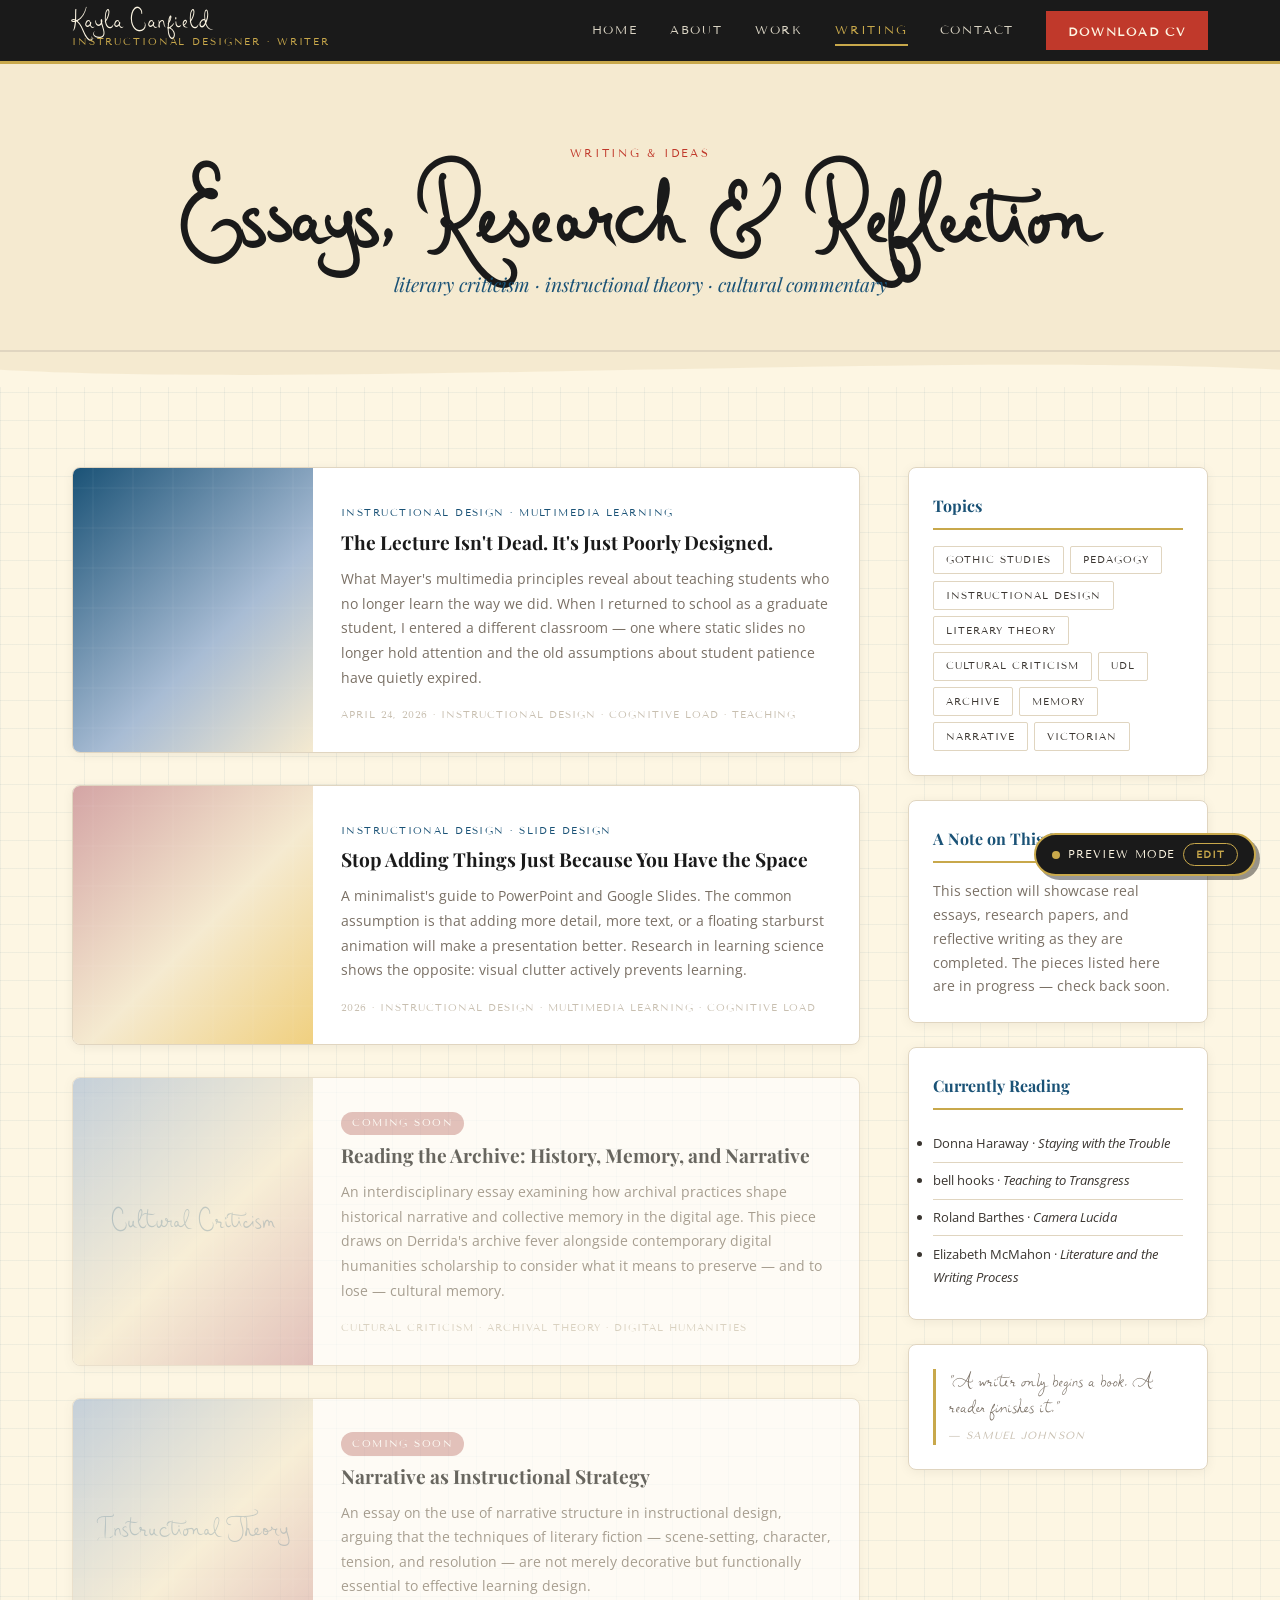
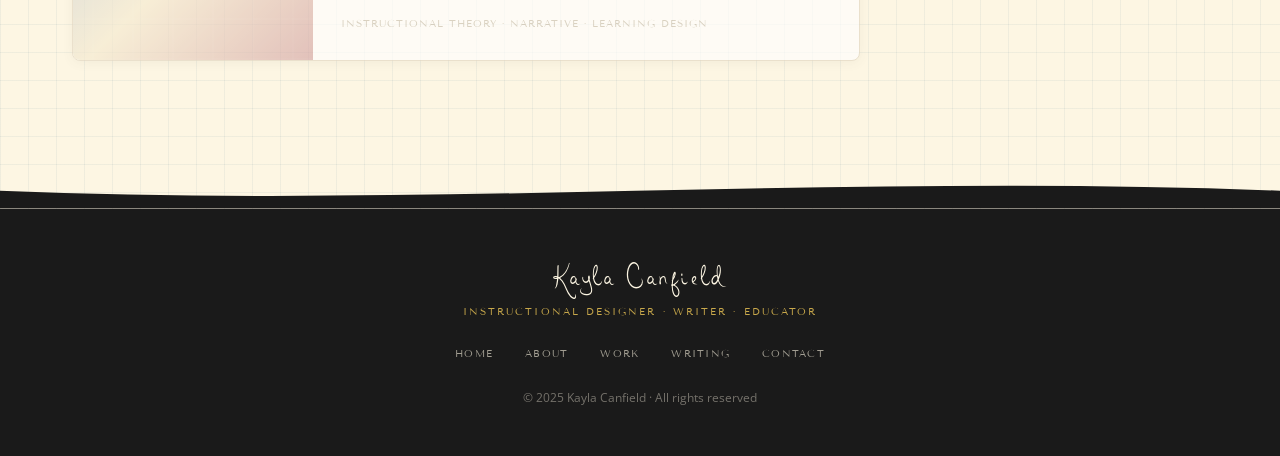
<file: pages/writing.html>
<!DOCTYPE html>
<html lang="en">
<head>
<meta charset="UTF-8">
<meta name="viewport" content="width=device-width, initial-scale=1.0">
<title>Writing — Kayla Canfield</title>
<link rel="preconnect" href="https://fonts.googleapis.com">
<link href="https://fonts.googleapis.com/css2?family=Playfair+Display:ital,wght@0,400;0,700;1,400&family=Open+Sans:wght@400;500;600&family=Tenor+Sans&family=Caveat:wght@400;600;700&family=Dancing+Script:wght@600;700&family=Fredoka+One&display=swap" rel="stylesheet">
<style>
@font-face{font-family:'Birdhouse';src:url('../assets/fonts/Birdhouse.otf') format('opentype');font-display:swap;}
@font-face{font-family:'Gerald & Margaret';src:url('../assets/fonts/GeraldandMargaret.otf') format('opentype');font-display:swap;}
:root{--kc-cream:#fdf6e3;--kc-parchment:#f5ead0;--kc-cobalt:#1a5276;--kc-red:#c0392b;--kc-gold:#c8a84b;--kc-gold-light:#f0d080;--kc-ink:#1a1a1a;--kc-sage:#8fad8f;--kc-dusty-rose:#d4a5a5;--kc-dusty-blue:#a8bcd4;--kc-gray-dark:#3a3530;--kc-gray-mid:#7a7065;--kc-gray-light:#c8bfb0;--kc-border:#e0d5c0;--font-display:'Birdhouse','Bebas Neue',Impact,sans-serif;--font-script:'Gerald & Margaret','Dancing Script',Caveat,cursive;--font-heading:'Playfair Display',Georgia,serif;--font-body:'Open Sans','Helvetica Neue',Arial,sans-serif;--font-accent:'Tenor Sans','Trebuchet MS',sans-serif;--shadow-sm:3px 3px 0 var(--kc-ink);}
*,*::before,*::after{box-sizing:border-box;margin:0;padding:0;}
html{scroll-behavior:smooth;}
body{font-family:var(--font-body);line-height:1.75;color:var(--kc-gray-dark);background-color:var(--kc-cream);background-image:linear-gradient(rgba(26,82,118,0.06) 1px,transparent 1px),linear-gradient(90deg,rgba(26,82,118,0.06) 1px,transparent 1px);background-size:28px 28px;-webkit-font-smoothing:antialiased;}
img{max-width:100%;height:auto;display:block;}
a{color:var(--kc-cobalt);text-decoration:none;transition:color 0.2s;}
a:hover{color:var(--kc-red);}
.kc-container{max-width:1200px;margin:0 auto;padding:0 2rem;}
.kc-section{padding:5rem 0;}
.site-nav{position:fixed;top:0;left:0;right:0;z-index:100;background:var(--kc-ink);border-bottom:3px solid var(--kc-gold);height:64px;display:flex;align-items:center;}
.site-nav__inner{max-width:1200px;margin:0 auto;padding:0 2rem;display:flex;align-items:center;justify-content:space-between;width:100%;}
.site-nav__brand{display:flex;flex-direction:column;}
.site-nav__brand-name{font-family:'Gerald & Margaret','Dancing Script',cursive;font-size:1.4rem;letter-spacing:0.04em;color:var(--kc-cream);line-height:1;font-weight:normal;}
.site-nav__brand-tagline{font-family:var(--font-accent);font-size:0.65rem;letter-spacing:0.18em;color:var(--kc-gold);text-transform:uppercase;}
.site-nav__links{display:flex;align-items:center;gap:2rem;}
.site-nav__links a{font-family:var(--font-accent);font-size:0.75rem;letter-spacing:0.15em;text-transform:uppercase;color:rgba(253,246,227,0.85);padding:0.25rem 0;border-bottom:2px solid transparent;transition:all 0.2s;}
.site-nav__links a:hover,.site-nav__links a.active{color:var(--kc-gold);border-bottom-color:var(--kc-gold);}
.site-nav__cta{background:var(--kc-red)!important;color:var(--kc-cream)!important;padding:0.5rem 1.25rem!important;border:2px solid var(--kc-red)!important;border-bottom:none!important;font-weight:600;}
/* Page header */
.kc-page-header{background:var(--kc-parchment);padding:5rem 2rem 3rem;text-align:center;border-bottom:2px solid var(--kc-border);}
.kc-eyebrow{font-family:var(--font-accent);font-size:0.7rem;letter-spacing:0.2em;text-transform:uppercase;color:var(--kc-red);display:flex;align-items:center;gap:0.75rem;justify-content:center;margin-bottom:1rem;}
.kc-heading{font-family:'Gerald & Margaret','Dancing Script',cursive;font-size:clamp(3rem,6vw,5rem);color:var(--kc-ink);line-height:1.05;margin-bottom:0.5rem;}
.kc-subheading{font-family:var(--font-heading);font-size:1.2rem;color:var(--kc-cobalt);font-style:italic;}
/* Blog layout */
.kc-blog-layout{display:grid;grid-template-columns:1fr 300px;gap:3rem;align-items:start;}
/* Main blog feed */
.kc-blog-feed{}
.kc-blog-post-card{background:white;border:1px solid var(--kc-border);border-radius:8px;overflow:hidden;box-shadow:0 2px 12px rgba(0,0,0,0.06);margin-bottom:2rem;display:grid;grid-template-columns:240px 1fr;transition:transform 0.2s,box-shadow 0.2s;}
.kc-blog-post-card:hover{transform:translateY(-3px);box-shadow:0 8px 24px rgba(0,0,0,0.1);}
.kc-blog-post-card--coming-soon{opacity:0.65;}
.kc-blog-post-card__img{height:100%;min-height:180px;background:linear-gradient(135deg,var(--kc-dusty-blue) 0%,var(--kc-parchment) 55%,var(--kc-dusty-rose) 100%);display:flex;align-items:center;justify-content:center;overflow:hidden;position:relative;}.kc-blog-post-card__img::before{content:'';position:absolute;inset:0;background-image:url("data:image/svg+xml,%3Csvg width='40' height='40' viewBox='0 0 40 40' xmlns='http://www.w3.org/2000/svg'%3E%3Cg fill='none' stroke='rgba(255,255,255,0.3)' stroke-width='0.5'%3E%3Cpath d='M0 20h40M20 0v40'/%3E%3C/g%3E%3C/svg%3E");opacity:0.4;pointer-events:none;}
.kc-blog-post-card__img img{width:100%;height:100%;object-fit:cover;}
.kc-blog-post-card__body{padding:1.75rem;}
.kc-blog-post-card__tag{font-family:var(--font-accent);font-size:0.6rem;letter-spacing:0.15em;text-transform:uppercase;color:var(--kc-cobalt);display:inline-block;margin-bottom:0.5rem;}
.kc-blog-post-card__title{font-family:var(--font-heading);font-size:1.2rem;font-weight:700;color:var(--kc-ink);margin-bottom:0.75rem;line-height:1.3;}
.kc-blog-post-card__excerpt{font-size:0.88rem;color:var(--kc-gray-mid);line-height:1.75;margin-bottom:1rem;}
.kc-blog-post-card__meta{font-family:var(--font-accent);font-size:0.62rem;color:var(--kc-gray-light);text-transform:uppercase;letter-spacing:0.1em;}
.kc-coming-soon-badge{display:inline-block;background:var(--kc-dusty-rose);color:white;font-family:var(--font-accent);font-size:0.6rem;letter-spacing:0.15em;text-transform:uppercase;padding:0.2rem 0.7rem;border-radius:20px;margin-bottom:0.5rem;}
/* Sidebar */
.kc-blog-sidebar{position:sticky;top:80px;}
.kc-sidebar-widget{background:white;border:1px solid var(--kc-border);border-radius:8px;padding:1.5rem;margin-bottom:1.5rem;box-shadow:0 2px 12px rgba(0,0,0,0.06);}
.kc-sidebar-widget__title{font-family:var(--font-heading);font-size:1rem;font-weight:700;color:var(--kc-cobalt);margin-bottom:1rem;padding-bottom:0.5rem;border-bottom:2px solid var(--kc-gold);}
.kc-tag-cloud{display:flex;flex-wrap:wrap;gap:0.4rem;}
.kc-tag{font-family:var(--font-accent);font-size:0.62rem;letter-spacing:0.1em;text-transform:uppercase;color:var(--kc-gray-dark);padding:0.3rem 0.75rem;border:1.5px solid var(--kc-border);border-radius:2px;transition:all 0.2s;cursor:pointer;}
.kc-tag:hover{border-color:var(--kc-cobalt);color:var(--kc-cobalt);}
.kc-sidebar-quote{font-family:var(--font-script);font-size:1rem;color:var(--kc-gray-mid);font-style:italic;line-height:1.6;border-left:3px solid var(--kc-gold);padding-left:0.75rem;}
.kc-sidebar-reading li{font-size:0.82rem;color:var(--kc-gray-dark);padding:0.4rem 0;border-bottom:1px solid var(--kc-border);}
.kc-sidebar-reading li:last-child{border-bottom:none;}
/* Wave */
.kc-wave{display:block;width:100%;overflow:hidden;line-height:0;}
.kc-wave svg{display:block;width:100%;}
/* Footer */
.site-footer{background:var(--kc-ink);color:rgba(253,246,227,0.7);padding:3rem 2rem;text-align:center;}
.site-footer__name{font-family:'Gerald & Margaret','Dancing Script',cursive;font-size:1.5rem;letter-spacing:0.1em;color:var(--kc-cream);margin-bottom:0.25rem;}
.site-footer__tagline{font-family:var(--font-accent);font-size:0.65rem;letter-spacing:0.2em;text-transform:uppercase;color:var(--kc-gold);margin-bottom:1.5rem;}
.site-footer__links{display:flex;justify-content:center;gap:2rem;flex-wrap:wrap;margin-bottom:1.5rem;}
.site-footer__links a{font-family:var(--font-accent);font-size:0.65rem;letter-spacing:0.12em;text-transform:uppercase;color:rgba(253,246,227,0.6);transition:color 0.2s;}
.site-footer__links a:hover{color:var(--kc-gold);}
.site-footer__copy{font-size:0.75rem;color:rgba(253,246,227,0.4);}
</style>
</head>
<body>
<nav class="site-nav">
  <div class="site-nav__inner">
    <a href="../index.html" class="site-nav__brand">
      <span class="site-nav__brand-name">Kayla Canfield</span>
      <span class="site-nav__brand-tagline">Instructional Designer · Writer</span>
    </a>
    <div class="site-nav__links">
      <a href="../index.html">Home</a>
      <a href="about.html">About</a>
      <a href="work.html">Work</a>
      <a href="writing.html" class="active">Writing</a>
      <a href="contact.html">Contact</a>
      <a href="#" class="site-nav__cta">Download CV</a>
    </div>
  </div>
</nav>

<main id="main" style="margin-top:64px;">
  <!-- Page Header -->
  <div class="kc-page-header">
    <span class="kc-eyebrow">Writing &amp; Ideas</span>
    <h1 class="kc-heading">Essays, Research &amp; Reflection</h1>
    <p class="kc-subheading">literary criticism · instructional theory · cultural commentary</p>
  </div>

  <!-- Wave -->
  <div class="kc-wave" style="background:var(--kc-parchment);">
    <svg viewBox="0 0 1440 40" preserveAspectRatio="none" xmlns="http://www.w3.org/2000/svg">
      <path d="M0,20 C360,40 1080,0 1440,20 L1440,40 L0,40 Z" fill="var(--kc-cream)"/>
    </svg>
  </div>

  <!-- Blog Layout -->
  <section class="kc-section">
    <div class="kc-container">
      <div class="kc-blog-layout">
        <!-- Main Feed -->
        <div class="kc-blog-feed">
          <!-- Blog Post 1: The Lecture Isn't Dead -->
          <article class="kc-blog-post-card">
            <div class="kc-blog-post-card__img" style="background:linear-gradient(135deg,var(--kc-cobalt) 0%,var(--kc-dusty-blue) 60%,var(--kc-parchment) 100%);"></div>
            <div class="kc-blog-post-card__body">
              <span class="kc-blog-post-card__tag">Instructional Design · Multimedia Learning</span>
              <h2 class="kc-blog-post-card__title">The Lecture Isn't Dead. It's Just Poorly Designed.</h2>
              <p class="kc-blog-post-card__excerpt">What Mayer's multimedia principles reveal about teaching students who no longer learn the way we did. When I returned to school as a graduate student, I entered a different classroom — one where static slides no longer hold attention and the old assumptions about student patience have quietly expired.</p>
              <p class="kc-blog-post-card__meta">April 24, 2026 · Instructional Design · Cognitive Load · Teaching</p>
            </div>
          </article>
          <!-- Blog Post 2: Stop Adding Things -->
          <article class="kc-blog-post-card">
            <div class="kc-blog-post-card__img" style="background:linear-gradient(135deg,var(--kc-dusty-rose) 0%,var(--kc-parchment) 55%,var(--kc-gold-light) 100%);"></div>
            <div class="kc-blog-post-card__body">
              <span class="kc-blog-post-card__tag">Instructional Design · Slide Design</span>
              <h2 class="kc-blog-post-card__title">Stop Adding Things Just Because You Have the Space</h2>
              <p class="kc-blog-post-card__excerpt">A minimalist's guide to PowerPoint and Google Slides. The common assumption is that adding more detail, more text, or a floating starburst animation will make a presentation better. Research in learning science shows the opposite: visual clutter actively prevents learning.</p>
              <p class="kc-blog-post-card__meta">2026 · Instructional Design · Multimedia Learning · Cognitive Load</p>
            </div>
          </article>
          <!-- Coming Soon Card 3 -->
          <article class="kc-blog-post-card kc-blog-post-card--coming-soon">
            <div class="kc-blog-post-card__img">
              <span style="font-family:var(--font-script);font-size:1.4rem;color:var(--kc-cobalt);opacity:0.35;text-align:center;padding:1rem;">Cultural Criticism</span>
            </div>
            <div class="kc-blog-post-card__body">
              <span class="kc-coming-soon-badge">Coming Soon</span>
              <h2 class="kc-blog-post-card__title">Reading the Archive: History, Memory, and Narrative</h2>
              <p class="kc-blog-post-card__excerpt">An interdisciplinary essay examining how archival practices shape historical narrative and collective memory in the digital age. This piece draws on Derrida's archive fever alongside contemporary digital humanities scholarship to consider what it means to preserve — and to lose — cultural memory.</p>
              <p class="kc-blog-post-card__meta">Cultural Criticism · Archival Theory · Digital Humanities</p>
            </div>
          </article>
          <!-- Coming Soon Card 4 -->
          <article class="kc-blog-post-card kc-blog-post-card--coming-soon">
            <div class="kc-blog-post-card__img">
              <span style="font-family:var(--font-script);font-size:1.4rem;color:var(--kc-cobalt);opacity:0.35;text-align:center;padding:1rem;">Instructional Theory</span>
            </div>
            <div class="kc-blog-post-card__body">
              <span class="kc-coming-soon-badge">Coming Soon</span>
              <h2 class="kc-blog-post-card__title">Narrative as Instructional Strategy</h2>
              <p class="kc-blog-post-card__excerpt">An essay on the use of narrative structure in instructional design, arguing that the techniques of literary fiction — scene-setting, character, tension, and resolution — are not merely decorative but functionally essential to effective learning design.</p>
              <p class="kc-blog-post-card__meta">Instructional Theory · Narrative · Learning Design</p>
            </div>
          </article>
        </div>

        <!-- Sidebar -->
        <aside class="kc-blog-sidebar">
          <div class="kc-sidebar-widget">
            <h3 class="kc-sidebar-widget__title">Topics</h3>
            <div class="kc-tag-cloud">
              <span class="kc-tag">Gothic Studies</span>
              <span class="kc-tag">Pedagogy</span>
              <span class="kc-tag">Instructional Design</span>
              <span class="kc-tag">Literary Theory</span>
              <span class="kc-tag">Cultural Criticism</span>
              <span class="kc-tag">UDL</span>
              <span class="kc-tag">Archive</span>
              <span class="kc-tag">Memory</span>
              <span class="kc-tag">Narrative</span>
              <span class="kc-tag">Victorian</span>
            </div>
          </div>
          <div class="kc-sidebar-widget">
            <h3 class="kc-sidebar-widget__title">A Note on This Space</h3>
            <p style="font-size:0.85rem;color:var(--kc-gray-mid);line-height:1.75;">
              This section will showcase real essays, research papers, and reflective writing as they are completed.
              The pieces listed here are in progress — check back soon.
            </p>
          </div>
          <div class="kc-sidebar-widget">
            <h3 class="kc-sidebar-widget__title">Currently Reading</h3>
            <ul class="kc-sidebar-reading">
              <li>Donna Haraway · <em>Staying with the Trouble</em></li>
              <li>bell hooks · <em>Teaching to Transgress</em></li>
              <li>Roland Barthes · <em>Camera Lucida</em></li>
              <li>Elizabeth McMahon · <em>Literature and the Writing Process</em></li>
            </ul>
          </div>
          <div class="kc-sidebar-widget">
            <blockquote class="kc-sidebar-quote">
              "A writer only begins a book. A reader finishes it."<br>
              <cite style="font-family:var(--font-accent);font-size:0.65rem;letter-spacing:0.1em;text-transform:uppercase;color:var(--kc-gray-light);margin-top:0.5rem;display:block;">— Samuel Johnson</cite>
            </blockquote>
          </div>
        </aside>
      </div>
    </div>
  </section>

  <!-- Wave -->
  <div class="kc-wave">
    <svg viewBox="0 0 1440 40" preserveAspectRatio="none" xmlns="http://www.w3.org/2000/svg">
      <path d="M0,20 C480,40 960,0 1440,20 L1440,40 L0,40 Z" fill="#1a1a1a"/>
    </svg>
  </div>
</main>

<footer class="site-footer">
  <p class="site-footer__name">Kayla Canfield</p>
  <p class="site-footer__tagline">Instructional Designer · Writer · Educator</p>
  <nav class="site-footer__links">
    <a href="../index.html">Home</a>
    <a href="about.html">About</a>
    <a href="work.html">Work</a>
    <a href="writing.html">Writing</a>
    <a href="contact.html">Contact</a>
  </nav>
  <p class="site-footer__copy">&copy; 2025 Kayla Canfield · All rights reserved</p>
</footer>
<script src="../assets/js/inline-edit.js"></script>
</body>
</html>
</file>
<file: assets/css/main.css>
/* ================================================================
   KAYLA CANFIELD — kaylacanfield.com
   Master Stylesheet v2.0
   Static-first, WordPress-ready
   ================================================================ */

/* ----------------------------------------------------------------
   1. CUSTOM FONTS
   ---------------------------------------------------------------- */
@font-face {
  font-family: 'Jullina';
  src: url('../fonts/web/Jullina-Regular.ttf') format('truetype');
  font-weight: 400;
  font-style: normal;
  font-display: swap;
}

@font-face {
  font-family: 'MeadowNotes';
  src: url('../fonts/web/MeadowNotes.otf') format('opentype');
  font-weight: 400;
  font-style: normal;
  font-display: swap;
}

@font-face {
  font-family: 'RustyTypewriter';
  src: url('../fonts/web/rusty_typewriter.ttf') format('truetype');
  font-weight: 400;
  font-style: normal;
  font-display: swap;
}

/* ----------------------------------------------------------------
   2. DESIGN TOKENS
   ---------------------------------------------------------------- */
:root {
  /* Core Palette — muted, never bright */
  --c-warm-white:    #F8F4EE;
  --c-cream:         #F2EBE0;
  --c-parchment:     #E8DDD0;
  --c-paper:         #EDE4D6;
  --c-blush:         #E2C4B5;
  --c-dusty-rose:    #C4887A;
  --c-mauve:         #A0665A;
  --c-terracotta:    #8A4A3C;
  --c-sage-light:    #C8D4C0;
  --c-sage:          #8A9E88;
  --c-sage-dark:     #617A60;
  --c-dusty-blue:    #7A9BAA;
  --c-steel-blue:    #5A7E8E;
  --c-teal:          #4A7878;
  --c-gold:          #B89A5A;
  --c-gold-light:    #D4B87A;
  --c-antique-gold:  #A08040;
  --c-ink:           #2A2218;
  --c-ink-soft:      #3C3228;
  --c-warm-gray:     #6A6055;
  --c-mid-gray:      #9A9088;
  --c-light-gray:    #D0C8BC;
  --c-rule:          #C8BEB0;

  /* Typography */
  --f-signature:  'Jullina', 'Dancing Script', cursive;
  --f-accent:     'MeadowNotes', 'Playfair Display', serif;
  --f-typewriter: 'RustyTypewriter', 'Courier Prime', monospace;
  --f-serif:      'Playfair Display', Georgia, 'Times New Roman', serif;
  --f-body:       'Lora', Georgia, serif;
  --f-sans:       'Jost', 'Helvetica Neue', Arial, sans-serif;

  /* Spacing */
  --space-xs:  0.375rem;
  --space-sm:  0.75rem;
  --space-md:  1.5rem;
  --space-lg:  3rem;
  --space-xl:  5rem;
  --space-2xl: 8rem;

  /* Radius */
  --r-sm: 3px;
  --r-md: 8px;
  --r-lg: 16px;
  --r-xl: 28px;

  /* Shadows */
  --shadow-xs: 0 1px 4px rgba(42,34,24,0.07);
  --shadow-sm: 0 2px 10px rgba(42,34,24,0.09);
  --shadow-md: 0 6px 24px rgba(42,34,24,0.12);
  --shadow-lg: 0 16px 48px rgba(42,34,24,0.15);

  /* Transitions */
  --t-fast:   0.15s ease;
  --t-normal: 0.25s ease;
  --t-slow:   0.4s ease;

  /* Layout */
  --max-w: 1180px;
  --max-w-text: 720px;
}

/* ----------------------------------------------------------------
   3. RESET & BASE
   ---------------------------------------------------------------- */
*, *::before, *::after {
  box-sizing: border-box;
  margin: 0;
  padding: 0;
}

html {
  font-size: 16px;
  scroll-behavior: smooth;
  -webkit-text-size-adjust: 100%;
}

body {
  font-family: var(--f-body);
  font-size: 1rem;
  line-height: 1.85;
  color: var(--c-warm-gray);
  background-color: var(--c-warm-white);
  overflow-x: hidden;
  -webkit-font-smoothing: antialiased;
}

img, video, svg {
  max-width: 100%;
  height: auto;
  display: block;
}

a {
  color: var(--c-terracotta);
  text-decoration: none;
  transition: color var(--t-fast);
}

a:hover {
  color: var(--c-mauve);
}

h1, h2, h3, h4, h5, h6 {
  font-family: var(--f-serif);
  font-weight: 500;
  color: var(--c-ink);
  line-height: 1.2;
}

p {
  margin-bottom: 1.25rem;
}

p:last-child {
  margin-bottom: 0;
}

ul, ol {
  padding-left: 1.5rem;
}

/* ----------------------------------------------------------------
   4. TYPOGRAPHY SCALE
   ---------------------------------------------------------------- */
.t-signature {
  font-family: var(--f-signature);
  font-weight: 400;
  letter-spacing: 0.01em;
}

.t-accent {
  font-family: var(--f-accent);
  font-weight: 400;
}

.t-typewriter {
  font-family: var(--f-typewriter);
  letter-spacing: 0.04em;
}

.t-serif { font-family: var(--f-serif); }
.t-body  { font-family: var(--f-body); }
.t-sans  { font-family: var(--f-sans); }

.t-display {
  font-family: var(--f-serif);
  font-size: clamp(2.25rem, 4.5vw, 3.75rem);
  font-weight: 400;
  line-height: 1.1;
  color: var(--c-ink);
}

.t-h1 {
  font-family: var(--f-serif);
  font-size: clamp(1.875rem, 3.5vw, 2.875rem);
  font-weight: 500;
  line-height: 1.15;
}

.t-h2 {
  font-family: var(--f-serif);
  font-size: clamp(1.5rem, 2.5vw, 2.125rem);
  font-weight: 500;
  line-height: 1.2;
}

.t-h3 {
  font-family: var(--f-serif);
  font-size: 1.25rem;
  font-weight: 500;
  line-height: 1.3;
}

.t-label {
  font-family: var(--f-sans);
  font-size: 0.68rem;
  font-weight: 600;
  letter-spacing: 0.18em;
  text-transform: uppercase;
}

.t-caption {
  font-family: var(--f-sans);
  font-size: 0.75rem;
  color: var(--c-mid-gray);
  letter-spacing: 0.06em;
}

/* ----------------------------------------------------------------
   5. LAYOUT UTILITIES
   ---------------------------------------------------------------- */
.container {
  max-width: var(--max-w);
  margin-left: auto;
  margin-right: auto;
  padding-left: var(--space-lg);
  padding-right: var(--space-lg);
}

.container--narrow {
  max-width: var(--max-w-text);
}

.section {
  padding-top: var(--space-xl);
  padding-bottom: var(--space-xl);
}

.section--sm {
  padding-top: var(--space-lg);
  padding-bottom: var(--space-lg);
}

.section--lg {
  padding-top: var(--space-2xl);
  padding-bottom: var(--space-2xl);
}

/* Grid helpers */
.grid-2 {
  display: grid;
  grid-template-columns: 1fr 1fr;
  gap: var(--space-lg);
}

.grid-3 {
  display: grid;
  grid-template-columns: repeat(3, 1fr);
  gap: var(--space-md);
}

.grid-4 {
  display: grid;
  grid-template-columns: repeat(4, 1fr);
  gap: var(--space-md);
}

/* Flex helpers */
.flex { display: flex; }
.flex-center { display: flex; align-items: center; justify-content: center; }
.flex-between { display: flex; align-items: center; justify-content: space-between; }
.flex-col { display: flex; flex-direction: column; }
.gap-sm { gap: var(--space-sm); }
.gap-md { gap: var(--space-md); }

/* ----------------------------------------------------------------
   6. COLOR BACKGROUNDS
   ---------------------------------------------------------------- */
.bg-warm-white  { background-color: var(--c-warm-white); }
.bg-cream       { background-color: var(--c-cream); }
.bg-parchment   { background-color: var(--c-parchment); }
.bg-sage-light  { background-color: var(--c-sage-light); }
.bg-dusty-blue  { background-color: #D4E0E8; }
.bg-ink         { background-color: var(--c-ink); }
.bg-terracotta  { background-color: var(--c-terracotta); }

/* ----------------------------------------------------------------
   7. DECORATIVE ELEMENTS
   ---------------------------------------------------------------- */

/* Gingham / plaid pattern overlay */
.pattern-gingham {
  background-image:
    repeating-linear-gradient(
      0deg,
      transparent,
      transparent 14px,
      rgba(138,158,136,0.12) 14px,
      rgba(138,158,136,0.12) 15px
    ),
    repeating-linear-gradient(
      90deg,
      transparent,
      transparent 14px,
      rgba(138,158,136,0.12) 14px,
      rgba(138,158,136,0.12) 15px
    );
}

/* Dot grid */
.pattern-dots {
  background-image: radial-gradient(circle, rgba(138,158,136,0.25) 1px, transparent 1px);
  background-size: 20px 20px;
}

/* Cross-hatch */
.pattern-crosshatch {
  background-image:
    repeating-linear-gradient(45deg, rgba(184,154,90,0.07) 0, rgba(184,154,90,0.07) 1px, transparent 0, transparent 50%),
    repeating-linear-gradient(-45deg, rgba(184,154,90,0.07) 0, rgba(184,154,90,0.07) 1px, transparent 0, transparent 50%);
  background-size: 12px 12px;
}

/* Paper texture overlay */
.texture-paper::before {
  content: '';
  position: absolute;
  inset: 0;
  background-image: url("data:image/svg+xml,%3Csvg xmlns='http://www.w3.org/2000/svg' width='300' height='300'%3E%3Cfilter id='noise'%3E%3CfeTurbulence type='fractalNoise' baseFrequency='0.65' numOctaves='3' stitchTiles='stitch'/%3E%3CfeColorMatrix type='saturate' values='0'/%3E%3C/filter%3E%3Crect width='300' height='300' filter='url(%23noise)' opacity='0.04'/%3E%3C/svg%3E");
  pointer-events: none;
  z-index: 0;
}

/* Tape strip */
.tape {
  display: block;
  width: 72px;
  height: 20px;
  background: rgba(184,154,90,0.32);
  border-radius: 2px;
  position: absolute;
}

.tape--horizontal {
  transform: rotate(-1.5deg);
}

.tape--vertical {
  width: 20px;
  height: 72px;
  transform: rotate(2deg);
}

/* Gold rule */
.rule-gold {
  height: 1px;
  background: linear-gradient(90deg, transparent, var(--c-gold), transparent);
  border: none;
  opacity: 0.55;
  margin: var(--space-lg) 0;
}

.rule-gold--sm {
  margin: var(--space-md) 0;
}

/* Section eyebrow label */
.eyebrow {
  font-family: var(--f-sans);
  font-size: 0.68rem;
  font-weight: 600;
  letter-spacing: 0.2em;
  text-transform: uppercase;
  color: var(--c-gold);
  display: flex;
  align-items: center;
  gap: 0.6rem;
  margin-bottom: 0.75rem;
}

.eyebrow::before {
  content: '';
  display: inline-block;
  width: 22px;
  height: 1px;
  background: var(--c-gold);
  flex-shrink: 0;
}

/* Stamp decoration */
.stamp {
  display: inline-flex;
  flex-direction: column;
  align-items: center;
  justify-content: center;
  border: 1.5px solid var(--c-terracotta);
  padding: 0.3rem 0.5rem;
  font-family: var(--f-sans);
  font-size: 0.55rem;
  font-weight: 700;
  letter-spacing: 0.14em;
  text-transform: uppercase;
  color: var(--c-terracotta);
  opacity: 0.55;
  transform: rotate(-7deg);
  line-height: 1.3;
}

/* Postmark circle */
.postmark {
  width: 56px;
  height: 56px;
  border-radius: 50%;
  border: 1.5px solid var(--c-mid-gray);
  display: flex;
  flex-direction: column;
  align-items: center;
  justify-content: center;
  font-family: var(--f-sans);
  font-size: 0.5rem;
  letter-spacing: 0.1em;
  text-transform: uppercase;
  color: var(--c-mid-gray);
  opacity: 0.5;
  line-height: 1.4;
}

/* ----------------------------------------------------------------
   8. TAGS & BADGES
   ---------------------------------------------------------------- */
.tag {
  display: inline-block;
  font-family: var(--f-sans);
  font-size: 0.63rem;
  font-weight: 500;
  letter-spacing: 0.1em;
  text-transform: uppercase;
  color: var(--c-terracotta);
  background: rgba(138,74,60,0.07);
  border: 1px solid rgba(138,74,60,0.18);
  padding: 0.22rem 0.6rem;
  border-radius: 20px;
}

.tag--sage {
  color: var(--c-sage-dark);
  background: rgba(97,122,96,0.08);
  border-color: rgba(97,122,96,0.2);
}

.tag--blue {
  color: var(--c-steel-blue);
  background: rgba(90,126,142,0.08);
  border-color: rgba(90,126,142,0.2);
}

.tag--gold {
  color: var(--c-antique-gold);
  background: rgba(160,128,64,0.08);
  border-color: rgba(160,128,64,0.2);
}

.badge-award {
  display: inline-flex;
  align-items: center;
  gap: 0.35rem;
  background: linear-gradient(135deg, var(--c-gold-light), var(--c-antique-gold));
  color: var(--c-warm-white);
  font-family: var(--f-sans);
  font-size: 0.62rem;
  font-weight: 600;
  letter-spacing: 0.1em;
  text-transform: uppercase;
  padding: 0.28rem 0.7rem;
  border-radius: 20px;
}

.tag-row {
  display: flex;
  flex-wrap: wrap;
  gap: 0.4rem;
}

/* ----------------------------------------------------------------
   9. BUTTONS
   ---------------------------------------------------------------- */
.btn {
  display: inline-flex;
  align-items: center;
  gap: 0.5rem;
  font-family: var(--f-sans);
  font-size: 0.72rem;
  font-weight: 600;
  letter-spacing: 0.14em;
  text-transform: uppercase;
  padding: 0.8rem 1.75rem;
  border-radius: var(--r-sm);
  border: none;
  cursor: pointer;
  transition: all var(--t-normal);
  text-decoration: none;
  white-space: nowrap;
}

.btn-primary {
  background: var(--c-terracotta);
  color: var(--c-warm-white);
  box-shadow: 0 3px 12px rgba(138,74,60,0.22);
}

.btn-primary:hover {
  background: var(--c-mauve);
  color: var(--c-warm-white);
  transform: translateY(-1px);
  box-shadow: 0 5px 18px rgba(138,74,60,0.3);
}

.btn-outline {
  background: transparent;
  color: var(--c-terracotta);
  border: 1.5px solid var(--c-terracotta);
}

.btn-outline:hover {
  background: var(--c-terracotta);
  color: var(--c-warm-white);
}

.btn-sage {
  background: var(--c-sage);
  color: var(--c-warm-white);
}

.btn-sage:hover {
  background: var(--c-sage-dark);
  color: var(--c-warm-white);
}

.btn-ghost {
  background: transparent;
  color: var(--c-warm-gray);
  border: 1px solid var(--c-light-gray);
}

.btn-ghost:hover {
  border-color: var(--c-terracotta);
  color: var(--c-terracotta);
}

.link-arrow {
  display: inline-flex;
  align-items: center;
  gap: 0.4rem;
  font-family: var(--f-sans);
  font-size: 0.7rem;
  font-weight: 600;
  letter-spacing: 0.12em;
  text-transform: uppercase;
  color: var(--c-terracotta);
  transition: gap var(--t-fast), color var(--t-fast);
}

.link-arrow::after {
  content: '→';
  transition: transform var(--t-fast);
}

.link-arrow:hover {
  color: var(--c-mauve);
  gap: 0.6rem;
}

/* ----------------------------------------------------------------
   10. CARDS
   ---------------------------------------------------------------- */
.card {
  background: var(--c-warm-white);
  border: 1px solid var(--c-light-gray);
  border-radius: var(--r-md);
  overflow: hidden;
  transition: transform var(--t-normal), box-shadow var(--t-normal);
}

.card:hover {
  transform: translateY(-3px);
  box-shadow: var(--shadow-md);
}

.card__img {
  aspect-ratio: 16 / 9;
  overflow: hidden;
  position: relative;
  background: var(--c-parchment);
}

.card__img img {
  width: 100%;
  height: 100%;
  object-fit: cover;
  transition: transform var(--t-slow);
}

.card:hover .card__img img {
  transform: scale(1.03);
}

.card__body {
  padding: 1.5rem;
}

.card__cat {
  font-family: var(--f-sans);
  font-size: 0.62rem;
  font-weight: 600;
  letter-spacing: 0.16em;
  text-transform: uppercase;
  color: var(--c-gold);
  margin-bottom: 0.4rem;
}

.card__title {
  font-family: var(--f-serif);
  font-size: 1.05rem;
  font-weight: 500;
  color: var(--c-ink);
  line-height: 1.3;
  margin-bottom: 0.5rem;
}

.card__excerpt {
  font-size: 0.875rem;
  line-height: 1.75;
  color: var(--c-warm-gray);
  margin-bottom: 1rem;
}

/* Paper note card (with tape decoration) */
.card--paper {
  background: var(--c-cream);
  position: relative;
}

.card--paper::before {
  content: '';
  position: absolute;
  top: -9px;
  left: 50%;
  transform: translateX(-50%) rotate(-1.5deg);
  width: 64px;
  height: 18px;
  background: rgba(184,154,90,0.3);
  border-radius: 2px;
}

/* Featured card (horizontal) */
.card--featured {
  display: grid;
  grid-template-columns: 1fr 1.1fr;
}

.card--featured .card__img {
  aspect-ratio: auto;
  min-height: 260px;
}

/* ----------------------------------------------------------------
   11. FORM ELEMENTS
   ---------------------------------------------------------------- */
.form-group {
  margin-bottom: 1.25rem;
}

.form-label {
  display: block;
  font-family: var(--f-sans);
  font-size: 0.68rem;
  font-weight: 600;
  letter-spacing: 0.12em;
  text-transform: uppercase;
  color: var(--c-warm-gray);
  margin-bottom: 0.4rem;
}

.form-input,
.form-textarea,
.form-select {
  width: 100%;
  font-family: var(--f-body);
  font-size: 0.9375rem;
  color: var(--c-ink);
  background: var(--c-cream);
  border: 1px solid var(--c-light-gray);
  border-radius: var(--r-sm);
  padding: 0.75rem 1rem;
  transition: border-color var(--t-fast), background var(--t-fast);
  outline: none;
  appearance: none;
}

.form-input:focus,
.form-textarea:focus,
.form-select:focus {
  border-color: var(--c-sage);
  background: var(--c-warm-white);
  box-shadow: 0 0 0 3px rgba(138,158,136,0.12);
}

.form-textarea {
  min-height: 130px;
  resize: vertical;
  line-height: 1.7;
}

.form-row {
  display: grid;
  grid-template-columns: 1fr 1fr;
  gap: 1rem;
}

/* ----------------------------------------------------------------
   12. NAVIGATION
   ---------------------------------------------------------------- */
.site-header {
  position: sticky;
  top: 0;
  z-index: 200;
  background: rgba(248,244,238,0.96);
  backdrop-filter: blur(8px);
  -webkit-backdrop-filter: blur(8px);
  border-bottom: 1px solid var(--c-light-gray);
  transition: box-shadow var(--t-normal);
}

.site-header.scrolled {
  box-shadow: var(--shadow-sm);
}

.header-inner {
  display: flex;
  align-items: center;
  justify-content: space-between;
  height: 70px;
  max-width: var(--max-w);
  margin: 0 auto;
  padding: 0 var(--space-lg);
}

.site-logo {
  display: flex;
  flex-direction: column;
  line-height: 1;
  text-decoration: none;
}

.site-logo__name {
  font-family: var(--f-signature);
  font-size: 2.4rem;
  color: var(--c-ink);
  line-height: 1;
  letter-spacing: 0.01em;
  font-weight: 400;
}

/* Explicit cursive override — ensures Jullina is used on all pages */
.site-logo__name--cursive {
  font-family: 'Jullina', 'Dancing Script', 'Great Vibes', cursive !important;
  font-size: 2.4rem;
  font-weight: 400;
  color: var(--c-ink);
  line-height: 1;
  letter-spacing: 0.01em;
}

.site-logo__tagline {
  font-family: var(--f-sans);
  font-size: 0.58rem;
  letter-spacing: 0.2em;
  text-transform: uppercase;
  color: var(--c-mid-gray);
  margin-top: 1px;
}

.site-logo:hover .site-logo__name {
  color: var(--c-terracotta);
}

.site-nav {
  display: flex;
  align-items: center;
  gap: 2.25rem;
  list-style: none;
}

.site-nav a {
  font-family: var(--f-sans);
  font-size: 0.72rem;
  font-weight: 500;
  letter-spacing: 0.14em;
  text-transform: uppercase;
  color: var(--c-warm-gray);
  position: relative;
  padding-bottom: 2px;
  transition: color var(--t-fast);
}

.site-nav a::after {
  content: '';
  position: absolute;
  bottom: -2px;
  left: 0;
  width: 0;
  height: 1px;
  background: var(--c-terracotta);
  transition: width var(--t-normal);
}

.site-nav a:hover,
.site-nav a.active {
  color: var(--c-terracotta);
}

.site-nav a:hover::after,
.site-nav a.active::after {
  width: 100%;
}

.header-actions {
  display: flex;
  align-items: center;
  gap: 1rem;
}

/* Mobile hamburger */
.hamburger {
  display: none;
  flex-direction: column;
  gap: 5px;
  cursor: pointer;
  padding: 4px;
  background: none;
  border: none;
}

.hamburger span {
  display: block;
  width: 24px;
  height: 1.5px;
  background: var(--c-ink);
  transition: all var(--t-normal);
  transform-origin: center;
}

.hamburger.open span:nth-child(1) { transform: translateY(6.5px) rotate(45deg); }
.hamburger.open span:nth-child(2) { opacity: 0; transform: scaleX(0); }
.hamburger.open span:nth-child(3) { transform: translateY(-6.5px) rotate(-45deg); }

/* Mobile nav overlay */
.mobile-nav {
  display: none;
  position: fixed;
  inset: 0;
  background: var(--c-warm-white);
  z-index: 190;
  flex-direction: column;
  align-items: center;
  justify-content: center;
  gap: 2rem;
  opacity: 0;
  pointer-events: none;
  transition: opacity var(--t-normal);
}

.mobile-nav.open {
  display: flex;
  opacity: 1;
  pointer-events: all;
}

.mobile-nav a {
  font-family: var(--f-serif);
  font-size: 1.75rem;
  font-weight: 400;
  color: var(--c-ink);
  letter-spacing: 0.02em;
}

.mobile-nav a:hover {
  color: var(--c-terracotta);
}

/* ----------------------------------------------------------------
   13. SCROLL PROGRESS BAR
   ---------------------------------------------------------------- */
#scroll-progress {
  position: fixed;
  top: 0;
  left: 0;
  height: 2px;
  background: linear-gradient(90deg, var(--c-sage), var(--c-terracotta), var(--c-gold));
  z-index: 9999;
  width: 0%;
  transition: width 0.08s linear;
}

/* ----------------------------------------------------------------
   14. FOOTER
   ---------------------------------------------------------------- */
.site-footer {
  background: var(--c-ink);
  color: rgba(248,244,238,0.55);
  padding: var(--space-xl) 0 var(--space-md);
}

.footer-inner {
  max-width: var(--max-w);
  margin: 0 auto;
  padding: 0 var(--space-lg);
}

.footer-top {
  display: grid;
  grid-template-columns: 1.6fr 1fr 1fr 1fr;
  gap: var(--space-xl);
  padding-bottom: var(--space-lg);
  border-bottom: 1px solid rgba(248,244,238,0.08);
  margin-bottom: var(--space-md);
}

.footer-brand__name {
  font-family: var(--f-signature);
  font-size: 2.25rem;
  color: var(--c-warm-white);
  line-height: 1;
  margin-bottom: 0.3rem;
}

.footer-brand__tagline {
  font-family: var(--f-sans);
  font-size: 0.62rem;
  letter-spacing: 0.18em;
  text-transform: uppercase;
  color: var(--c-gold);
  margin-bottom: 1rem;
}

.footer-brand__desc {
  font-size: 0.875rem;
  line-height: 1.75;
  color: rgba(248,244,238,0.45);
}

.footer-col__title {
  font-family: var(--f-sans);
  font-size: 0.62rem;
  font-weight: 700;
  letter-spacing: 0.18em;
  text-transform: uppercase;
  color: var(--c-gold);
  margin-bottom: 1.1rem;
}

.footer-links {
  list-style: none;
  padding: 0;
  display: flex;
  flex-direction: column;
  gap: 0.55rem;
}

.footer-links a {
  font-family: var(--f-sans);
  font-size: 0.8rem;
  color: rgba(248,244,238,0.5);
  transition: color var(--t-fast);
}

.footer-links a:hover {
  color: var(--c-warm-white);
}

.footer-bottom {
  display: flex;
  align-items: center;
  justify-content: space-between;
  flex-wrap: wrap;
  gap: 1rem;
}

.footer-copy {
  font-family: var(--f-sans);
  font-size: 0.68rem;
  color: rgba(248,244,238,0.3);
  letter-spacing: 0.04em;
}

.footer-copy a {
  color: var(--c-gold);
}

.footer-bottom-links {
  list-style: none;
  padding: 0;
  display: flex;
  gap: 1.5rem;
}

.footer-bottom-links a {
  font-family: var(--f-sans);
  font-size: 0.65rem;
  color: rgba(248,244,238,0.3);
}

.footer-bottom-links a:hover {
  color: var(--c-gold);
}

/* ----------------------------------------------------------------
   15. FILTER TABS
   ---------------------------------------------------------------- */
.filter-tabs {
  display: flex;
  flex-wrap: wrap;
  gap: 0.5rem;
  margin-bottom: var(--space-md);
}

.filter-tab {
  font-family: var(--f-sans);
  font-size: 0.65rem;
  font-weight: 500;
  letter-spacing: 0.12em;
  text-transform: uppercase;
  color: var(--c-warm-gray);
  background: var(--c-warm-white);
  border: 1px solid var(--c-light-gray);
  padding: 0.4rem 1rem;
  border-radius: 20px;
  cursor: pointer;
  transition: all var(--t-fast);
}

.filter-tab:hover,
.filter-tab.active {
  background: var(--c-terracotta);
  color: var(--c-warm-white);
  border-color: var(--c-terracotta);
}

/* ----------------------------------------------------------------
   16. SCROLL REVEAL
   ---------------------------------------------------------------- */
.reveal {
  opacity: 0;
  transform: translateY(22px);
  transition: opacity 0.55s ease, transform 0.55s ease;
}

.reveal.visible {
  opacity: 1;
  transform: translateY(0);
}

.reveal-delay-1 { transition-delay: 0.1s; }
.reveal-delay-2 { transition-delay: 0.2s; }
.reveal-delay-3 { transition-delay: 0.3s; }
.reveal-delay-4 { transition-delay: 0.4s; }

/* ----------------------------------------------------------------
   17. RESPONSIVE BREAKPOINTS
   ---------------------------------------------------------------- */
@media (max-width: 1100px) {
  .container { padding-left: var(--space-md); padding-right: var(--space-md); }
  .footer-top { grid-template-columns: 1fr 1fr; gap: var(--space-lg); }
  .grid-4 { grid-template-columns: repeat(2, 1fr); }
}

@media (max-width: 860px) {
  .grid-3 { grid-template-columns: 1fr 1fr; }
  .card--featured { grid-template-columns: 1fr; }
  .card--featured .card__img { min-height: 220px; }
  .site-nav { display: none; }
  .header-actions .btn { display: none; }
  .hamburger { display: flex; }
}

@media (max-width: 640px) {
  :root { --space-lg: 1.5rem; --space-xl: 3.5rem; }
  .grid-2 { grid-template-columns: 1fr; }
  .grid-3 { grid-template-columns: 1fr; }
  .grid-4 { grid-template-columns: 1fr; }
  .form-row { grid-template-columns: 1fr; }
  .footer-top { grid-template-columns: 1fr; gap: var(--space-md); }
  .footer-bottom { flex-direction: column; align-items: flex-start; }
}
</file>
<file: assets/css/blog.css>
/* ================================================================
   BLOG PAGE — blog.css
   ================================================================ */

.page-hero {
  position: relative; padding: 5rem 0 4rem; overflow: hidden;
}
.page-hero__gingham { position: absolute; inset: 0; opacity: 0.5; pointer-events: none; }
.page-hero__tape {
  position: absolute; bottom: 0; left: 0; right: 0; height: 3px;
  background: linear-gradient(90deg, transparent, var(--c-gold), transparent); opacity: 0.5;
}
.page-hero__sub {
  font-family: var(--f-body); font-size: 1rem; line-height: 1.85;
  color: var(--c-warm-gray); max-width: 580px; margin-top: 1rem;
}

/* ── BLOG LAYOUT ───────────────────────────────────────────── */
.blog-layout {
  display: grid;
  grid-template-columns: 1fr 300px;
  gap: 4rem;
  align-items: start;
}

.blog-grid {
  display: grid;
  grid-template-columns: 1fr 1fr;
  gap: 1.75rem;
  margin-top: var(--space-md);
}

/* ── BLOG CARD ─────────────────────────────────────────────── */
.blog-card {
  background: var(--c-warm-white);
  border: 1px solid var(--c-light-gray);
  border-radius: var(--r-lg);
  position: relative;
  transition: transform var(--t-normal), box-shadow var(--t-normal);
}

.blog-card:hover {
  transform: translateY(-3px);
  box-shadow: var(--shadow-md);
}

.blog-card--featured {
  grid-column: span 2;
  background: var(--c-cream);
  background-image:
    repeating-linear-gradient(0deg, transparent, transparent 22px, rgba(138,158,136,0.06) 22px, rgba(138,158,136,0.06) 23px);
}

.blog-card__tape {
  position: absolute;
  top: -9px; left: 50%;
  transform: translateX(-50%) rotate(-1.5deg);
  width: 55px; height: 16px;
  background: rgba(184,154,90,0.3);
  border-radius: 2px;
}

.blog-card__body {
  padding: 1.75rem;
}

.blog-card--featured .blog-card__body {
  padding: 2.25rem;
}

.blog-card__meta {
  display: flex;
  align-items: center;
  justify-content: space-between;
  margin-bottom: 0.6rem;
}

.blog-card__cat {
  font-family: var(--f-sans);
  font-size: 0.62rem;
  font-weight: 600;
  letter-spacing: 0.16em;
  text-transform: uppercase;
  color: var(--c-gold);
}

.blog-card__date {
  font-family: var(--f-typewriter);
  font-size: 0.68rem;
  color: var(--c-mid-gray);
  letter-spacing: 0.04em;
}

.blog-card__title {
  font-family: var(--f-serif);
  font-size: 1.1rem;
  font-weight: 500;
  color: var(--c-ink);
  line-height: 1.3;
  margin-bottom: 0.65rem;
}

.blog-card--featured .blog-card__title {
  font-size: 1.4rem;
}

.blog-card__excerpt {
  font-family: var(--f-body);
  font-size: 0.875rem;
  line-height: 1.8;
  color: var(--c-warm-gray);
  margin-bottom: 1.1rem;
}

/* ── SIDEBAR ───────────────────────────────────────────────── */
.blog-sidebar {
  position: sticky;
  top: 90px;
  display: flex;
  flex-direction: column;
  gap: 1.5rem;
}

.blog-sidebar-widget {
  background: var(--c-cream);
  border: 1px solid var(--c-light-gray);
  border-radius: var(--r-md);
  padding: 1.25rem;
}

.blog-sidebar-widget__title {
  font-family: var(--f-sans);
  font-size: 0.62rem;
  font-weight: 700;
  letter-spacing: 0.18em;
  text-transform: uppercase;
  color: var(--c-terracotta);
  margin-bottom: 0.85rem;
  padding-bottom: 0.6rem;
  border-bottom: 1px solid var(--c-light-gray);
}

.blog-sidebar-widget__text {
  font-family: var(--f-body);
  font-size: 0.85rem;
  line-height: 1.75;
  color: var(--c-warm-gray);
}

/* Reading list */
.blog-reading-list {
  list-style: none;
  padding: 0;
  display: flex;
  flex-direction: column;
  gap: 0.75rem;
}

.blog-reading-list li {
  display: flex;
  flex-direction: column;
  gap: 0.1rem;
  padding-bottom: 0.75rem;
  border-bottom: 1px solid var(--c-light-gray);
}

.blog-reading-list li:last-child {
  border-bottom: none;
  padding-bottom: 0;
}

.blog-reading-list__title {
  font-family: var(--f-serif);
  font-size: 0.875rem;
  font-weight: 500;
  color: var(--c-ink);
  font-style: italic;
}

.blog-reading-list__author {
  font-family: var(--f-sans);
  font-size: 0.7rem;
  color: var(--c-mid-gray);
}

/* ── RESPONSIVE ────────────────────────────────────────────── */
@media (max-width: 1024px) {
  .blog-layout { grid-template-columns: 1fr; }
  .blog-sidebar { position: static; }
}
@media (max-width: 640px) {
  .blog-grid { grid-template-columns: 1fr; }
  .blog-card--featured { grid-column: span 1; }
}
</file>
<file: assets/css/contact.css>
/* ================================================================
   CONTACT PAGE — contact.css
   ================================================================ */

.page-hero {
  position: relative; padding: 5rem 0 4rem; overflow: hidden;
}
.page-hero__gingham { position: absolute; inset: 0; opacity: 0.5; pointer-events: none; }
.page-hero__tape {
  position: absolute; bottom: 0; left: 0; right: 0; height: 3px;
  background: linear-gradient(90deg, transparent, var(--c-gold), transparent); opacity: 0.5;
}
.page-hero__sub {
  font-family: var(--f-body); font-size: 1rem; line-height: 1.85;
  color: var(--c-warm-gray); max-width: 580px; margin-top: 1rem;
}

/* ── CONTACT GRID ──────────────────────────────────────────── */
.contact-grid {
  display: grid;
  grid-template-columns: 1fr 1.5fr;
  gap: 4rem;
  align-items: start;
}

/* ── INFO CARDS ────────────────────────────────────────────── */
.contact-info {
  display: flex;
  flex-direction: column;
  gap: 1rem;
}

.contact-info-card {
  display: flex;
  align-items: flex-start;
  gap: 1rem;
  padding: 1.1rem 1.25rem;
  background: var(--c-cream);
  border: 1px solid var(--c-light-gray);
  border-radius: var(--r-md);
  transition: box-shadow var(--t-fast);
}

.contact-info-card:hover {
  box-shadow: var(--shadow-xs);
}

.contact-info-card__icon {
  font-size: 1.25rem;
  flex-shrink: 0;
  margin-top: 2px;
}

.contact-info-card__label {
  font-family: var(--f-sans);
  font-size: 0.6rem;
  font-weight: 600;
  letter-spacing: 0.14em;
  text-transform: uppercase;
  color: var(--c-mid-gray);
  margin-bottom: 0.2rem;
}

.contact-info-card__value {
  font-family: var(--f-sans);
  font-size: 0.85rem;
  color: var(--c-terracotta);
  font-weight: 500;
  text-decoration: none;
  transition: color var(--t-fast);
}

.contact-info-card__value:hover {
  color: var(--c-mauve);
}

/* ── CONTACT NOTE ──────────────────────────────────────────── */
.contact-note {
  position: relative;
  background: var(--c-warm-white);
  border: 1px solid var(--c-light-gray);
  border-radius: var(--r-md);
  padding: 1.5rem 1.5rem 1.25rem;
  margin-top: 0.5rem;
  background-image:
    repeating-linear-gradient(0deg, transparent, transparent 22px, rgba(138,158,136,0.07) 22px, rgba(138,158,136,0.07) 23px);
}

.contact-note__tape {
  position: absolute;
  top: -9px; left: 50%;
  transform: translateX(-50%) rotate(-1deg);
  width: 55px; height: 16px;
  background: rgba(184,154,90,0.3);
  border-radius: 2px;
}

.contact-note__text {
  font-family: var(--f-body);
  font-size: 0.875rem;
  line-height: 1.8;
  color: var(--c-warm-gray);
  margin-bottom: 1rem;
}

.contact-note__sig {
  font-size: 1.75rem;
  color: var(--c-terracotta);
  line-height: 1;
}

/* ── FORM CARD ─────────────────────────────────────────────── */
.contact-form-card {
  background: var(--c-warm-white);
  border: 1px solid var(--c-light-gray);
  border-radius: var(--r-lg);
  padding: 2.5rem;
  position: relative;
  box-shadow: var(--shadow-sm);
}

.contact-form-card__tape {
  position: absolute;
  top: -10px; left: 50%;
  transform: translateX(-50%) rotate(-1.5deg);
  width: 65px; height: 18px;
  background: rgba(184,154,90,0.3);
  border-radius: 2px;
}

.contact-form-card__title {
  font-family: var(--f-serif);
  font-size: 1.5rem;
  font-weight: 500;
  color: var(--c-ink);
  margin-bottom: 1.75rem;
}

/* ── RESPONSIVE ────────────────────────────────────────────── */
@media (max-width: 900px) {
  .contact-grid {
    grid-template-columns: 1fr;
    gap: 2.5rem;
  }
}
</file>
